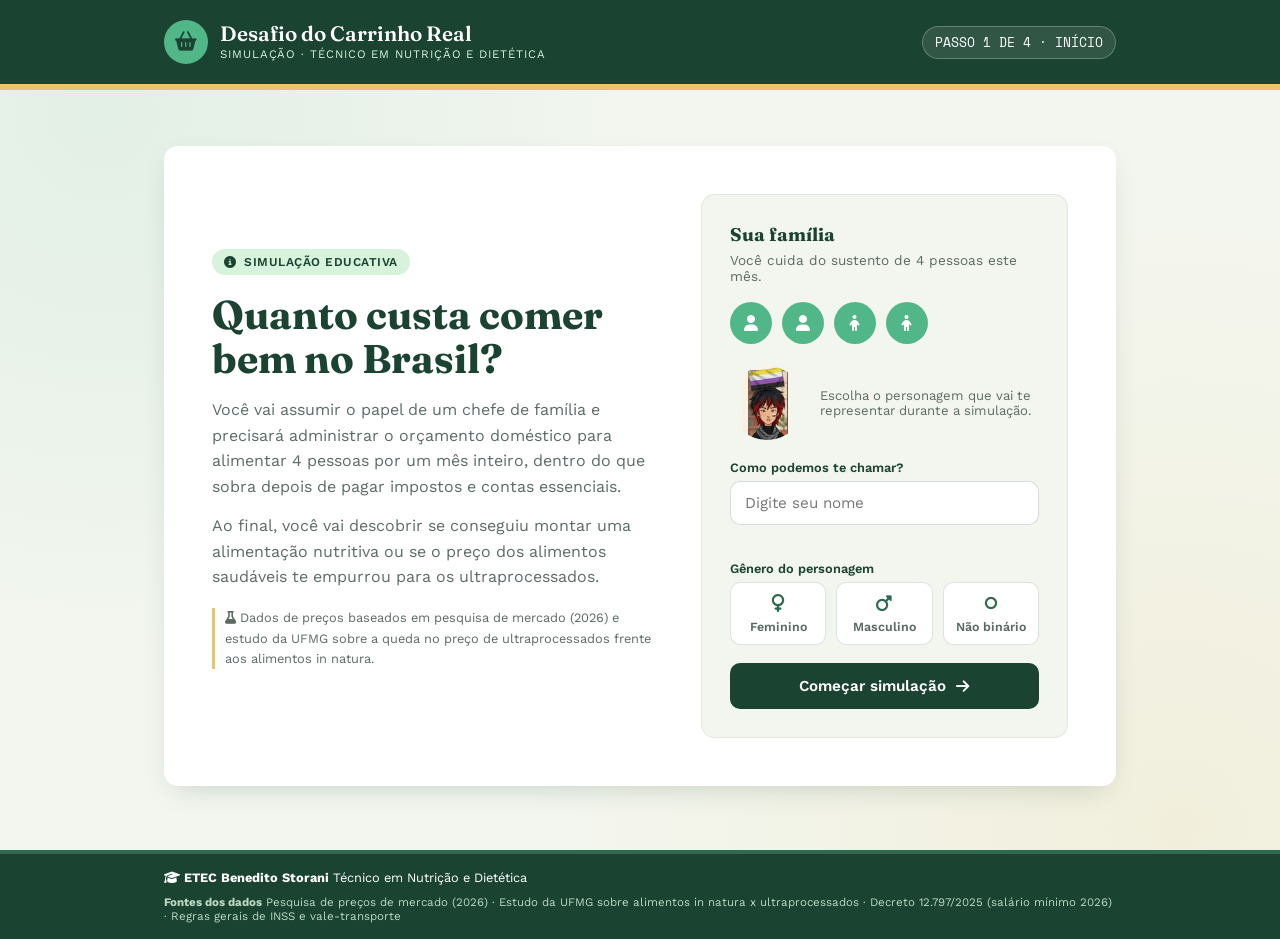
<file: index.html>
<!DOCTYPE html>
<html lang="pt-BR">

<head>
    <meta charset="UTF-8">
    <meta name="viewport" content="width=device-width, initial-scale=1.0">
    <title>O Desafio do Carrinho Real</title>
    <link rel="stylesheet" href="css/inicialstyle.css">
    <link rel="stylesheet" href="css/inicialheader.css">
    <link rel="stylesheet" href="css/inicialhome.css">
    <link rel="stylesheet" href="https://cdnjs.cloudflare.com/ajax/libs/font-awesome/6.5.1/css/all.min.css">
</head>

<body>

    <header class="topo">
        <div class="container">
            <div class="marca">
                <div class="icone-marca"><i class="fa-solid fa-basket-shopping"></i></div>
                <div>
                    <h1>Desafio do Carrinho Real</h1>
                    <span>Simulação · Técnico em Nutrição e Dietética</span>
                </div>
            </div>
            <span class="passo">PASSO 1 DE 4 · INÍCIO</span>
        </div>
    </header>

    <main class="inicio">
        <div class="container">
            <div class="cartao-boas-vindas">

                <div class="texto-intro">
                    <span class="selo"><i class="fa-solid fa-circle-info"></i> Simulação educativa</span>
                    <h2>Quanto custa comer bem no Brasil?</h2>
                    <p>Você vai assumir o papel de um chefe de família e precisará administrar o orçamento
                        doméstico para alimentar 4 pessoas por um mês inteiro, dentro do que sobra depois de
                        pagar impostos e contas essenciais.</p>
                    <p>Ao final, você vai descobrir se conseguiu montar uma alimentação nutritiva ou se
                        o preço dos alimentos saudáveis te empurrou para os ultraprocessados.</p>
                    <p class="fonte-dado"><i class="fa-solid fa-flask"></i> Dados de preços baseados em
                        pesquisa de mercado (2026) e estudo da UFMG sobre a queda no preço de ultraprocessados
                        frente aos alimentos in natura.</p>
                </div>

                <div class="painel-familia">
                    <h3>Sua família</h3>
                    <p>Você cuida do sustento de 4 pessoas este mês.</p>
                    <div class="familia-icones">
                        <div class="membro"><i class="fa-solid fa-user"></i></div>
                        <div class="membro"><i class="fa-solid fa-user"></i></div>
                        <div class="membro"><i class="fa-solid fa-child"></i></div>
                        <div class="membro"><i class="fa-solid fa-child"></i></div>
                    </div>

                    <div class="linha-mascote-selecao">
                        <div id="mascote-caixa"></div>
                        <p style="font-size:0.82rem; color:var(--tinta-suave); margin:0;">
                            Escolha o personagem que vai te representar durante a simulação.
                        </p>
                    </div>

                    <form id="form-inicio">
                        <div class="campo">
                            <label for="nome-jogador">Como podemos te chamar?</label>
                            <input type="text" id="nome-jogador" placeholder="Digite seu nome" autocomplete="off">
                        </div>
                        <div class="aviso-nome" id="aviso-nome"></div>

                        <div class="campo">
                            <label>Gênero do personagem</label>
                            <div class="opcoes-genero" id="opcoes-genero">
                                <button type="button" class="opcao-genero" data-genero="feminino">
                                    <i class="fa-solid fa-venus"></i> Feminino
                                    <span class="marca-selecionada"><i class="fa-solid fa-circle-check"></i></span>
                                </button>
                                <button type="button" class="opcao-genero" data-genero="masculino">
                                    <i class="fa-solid fa-mars"></i> Masculino
                                    <span class="marca-selecionada"><i class="fa-solid fa-circle-check"></i></span>
                                </button>
                                <button type="button" class="opcao-genero" data-genero="nao-binario">
                                    <i class="fa-solid fa-genderless"></i> Não binário
                                    <span class="marca-selecionada"><i class="fa-solid fa-circle-check"></i></span>
                                </button>
                            </div>
                        </div>

                        <button type="submit" class="btn-primario">
                            Começar simulação <i class="fa-solid fa-arrow-right"></i>
                        </button>
                    </form>
                </div>

            </div>
        </div>
    </main>

    <footer class="rodape-jogo">
        <div class="container rodape-conteudo">
            <div class="rodape-escola">
                <span class="icone-rodape"><i class="fa-solid fa-graduation-cap"></i></span>
                <span class="textos-rodape">
                    <strong>ETEC Benedito Storani</strong>
                    <span>Técnico em Nutrição e Dietética</span>
                </span>
            </div>
            <p class="rodape-fontes">
                <strong>Fontes dos dados</strong>
                Pesquisa de preços de mercado (2026) · Estudo da UFMG sobre alimentos in natura x ultraprocessados ·
                Decreto 12.797/2025 (salário mínimo 2026) · Regras gerais de INSS e vale-transporte
            </p>
        </div>
    </footer>

    <script src="script/mascote.js"></script>
    <script src="script/inicial.js"></script>

    <audio src="midia/inicio.mp3" autoplay loop></audio>

</body>

</html>
</file>
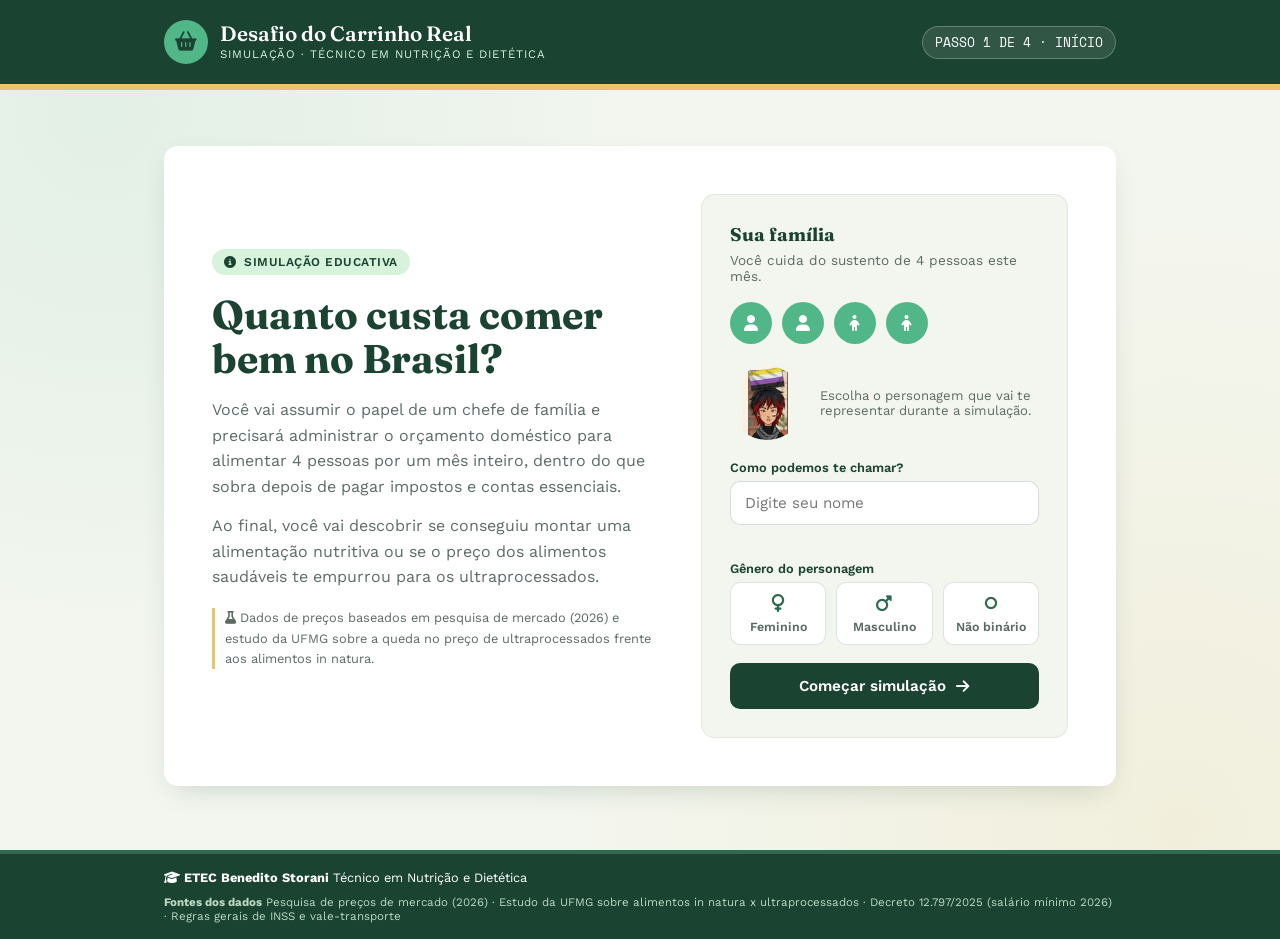
<file: final.html>
<!DOCTYPE html>
<html lang="pt-BR">

<head>
    <meta charset="UTF-8">
    <meta name="viewport" content="width=device-width, initial-scale=1.0">
    <title>Resultado · O Desafio do Carrinho Real</title>
    <link rel="stylesheet" href="css/finalstyle.css">
    <link rel="stylesheet" href="css/finalheader.css">
    <link rel="stylesheet" href="css/finalhome.css">
    <link rel="stylesheet" href="https://cdnjs.cloudflare.com/ajax/libs/font-awesome/6.5.1/css/all.min.css">
</head>

<body>

    <header class="topo">
        <div class="container">
            <div class="marca">
                <div class="icone-marca"><i class="fa-solid fa-basket-shopping"></i></div>
                <div>
                    <h1>Desafio do Carrinho Real</h1>
                    <span>Simulação · Técnico em Nutrição e Dietética</span>
                </div>
            </div>
            <span class="passo">PASSO 4 DE 4 · RESULTADO</span>
        </div>
    </header>

    <main class="final">
        <div class="container">
            <div class="cartao-resultado">

                <div class="faixa-game-over">
                    <span class="rotulo-fim">Fim de jogo</span>
                    <h1 class="titulo-game-over">GAME OVER</h1>
                </div>

                <div class="topo-resultado">
                    <div id="mascote-caixa"></div>
                    <div>
                        <span class="selo-status" id="selo-status">
                            <i class="fa-solid fa-flag-checkered"></i> Simulação concluída
                        </span>
                        <h2 id="titulo-resultado">Fim de mês</h2>
                    </div>
                </div>

                <p class="mensagem-principal" id="mensagem-principal"></p>

                <div class="grade-numeros">
                    <div class="numero-card">
                        <span>Gasto no mês</span>
                        <strong id="num-gasto">R$ 0,00</strong>
                    </div>
                    <div class="numero-card">
                        <span>Saldo restante</span>
                        <strong id="num-saldo">R$ 0,00</strong>
                    </div>
                    <div class="numero-card risco">
                        <span>Fatores de risco</span>
                        <strong id="num-risco">0</strong>
                    </div>
                </div>

                <div class="barra-composicao">
                    <h3>Composição do seu carrinho</h3>
                    <div class="trilho-barra">
                        <div class="fatia-natural" id="fatia-natural"></div>
                        <div class="fatia-processado" id="fatia-processado"></div>
                        <div class="fatia-ultra" id="fatia-ultra"></div>
                    </div>
                    <div class="legenda-barra">
                        <span><i class="pontinho natural"></i> In natura</span>
                        <span><i class="pontinho processado"></i> Processado</span>
                        <span><i class="pontinho ultra"></i> Ultraprocessado</span>
                    </div>
                </div>

                <div class="lista-faltando" id="bloco-grupos-faltando" style="display:none;">
                    <h3><i class="fa-solid fa-triangle-exclamation"></i> Grupos alimentares que ficaram de fora da cesta
                    </h3>
                    <ul id="lista-grupos-faltando"></ul>
                </div>

                <div class="lista-faltando" id="bloco-faltando" style="display:none;">
                    <h3><i class="fa-solid fa-circle-exclamation"></i> Itens com quantidade abaixo do recomendado</h3>
                    <ul id="lista-faltando"></ul>
                </div>

                <div class="lista-carrinho-final">
                    <h3>O que foi para a sua cesta</h3>
                    <div id="lista-itens-final"></div>
                </div>

                <p class="nota-fonte">
                    <i class="fa-solid fa-flask"></i>
                    Simulação baseada em dados de pesquisa de mercado (2026), no salário mínimo nacional
                    (Decreto 12.797/2025) e em estudo da UFMG sobre a queda no preço de alimentos
                    ultraprocessados frente à estabilidade (ou alta) no preço dos alimentos in natura no Brasil.
                </p>

                <a href="index.html" class="btn-primario">
                    <i class="fa-solid fa-rotate-right"></i> Jogar novamente
                </a>

            </div>
        </div>
    </main>

    <footer class="rodape-jogo">
        <div class="container rodape-conteudo">
            <div class="rodape-escola">
                <span class="icone-rodape"><i class="fa-solid fa-graduation-cap"></i></span>
                <span class="textos-rodape">
                    <strong>ETEC Benedito Storani</strong>
                    <span>Técnico em Nutrição e Dietética</span>
                </span>
            </div>
            <p class="rodape-fontes">
                <strong>Fontes dos dados</strong>
                Pesquisa de preços de mercado (2026) · Estudo da UFMG sobre alimentos in natura x ultraprocessados ·
                Decreto 12.797/2025 (salário mínimo 2026) · Regras gerais de INSS e vale-transporte
            </p>
        </div>
    </footer>

    <script src="script/mascote.js"></script>
    <script src="script/final.js"></script>
    <audio src="midia/game over.mp3" autoplay></audio></h1>


</body>

</html>
</file>
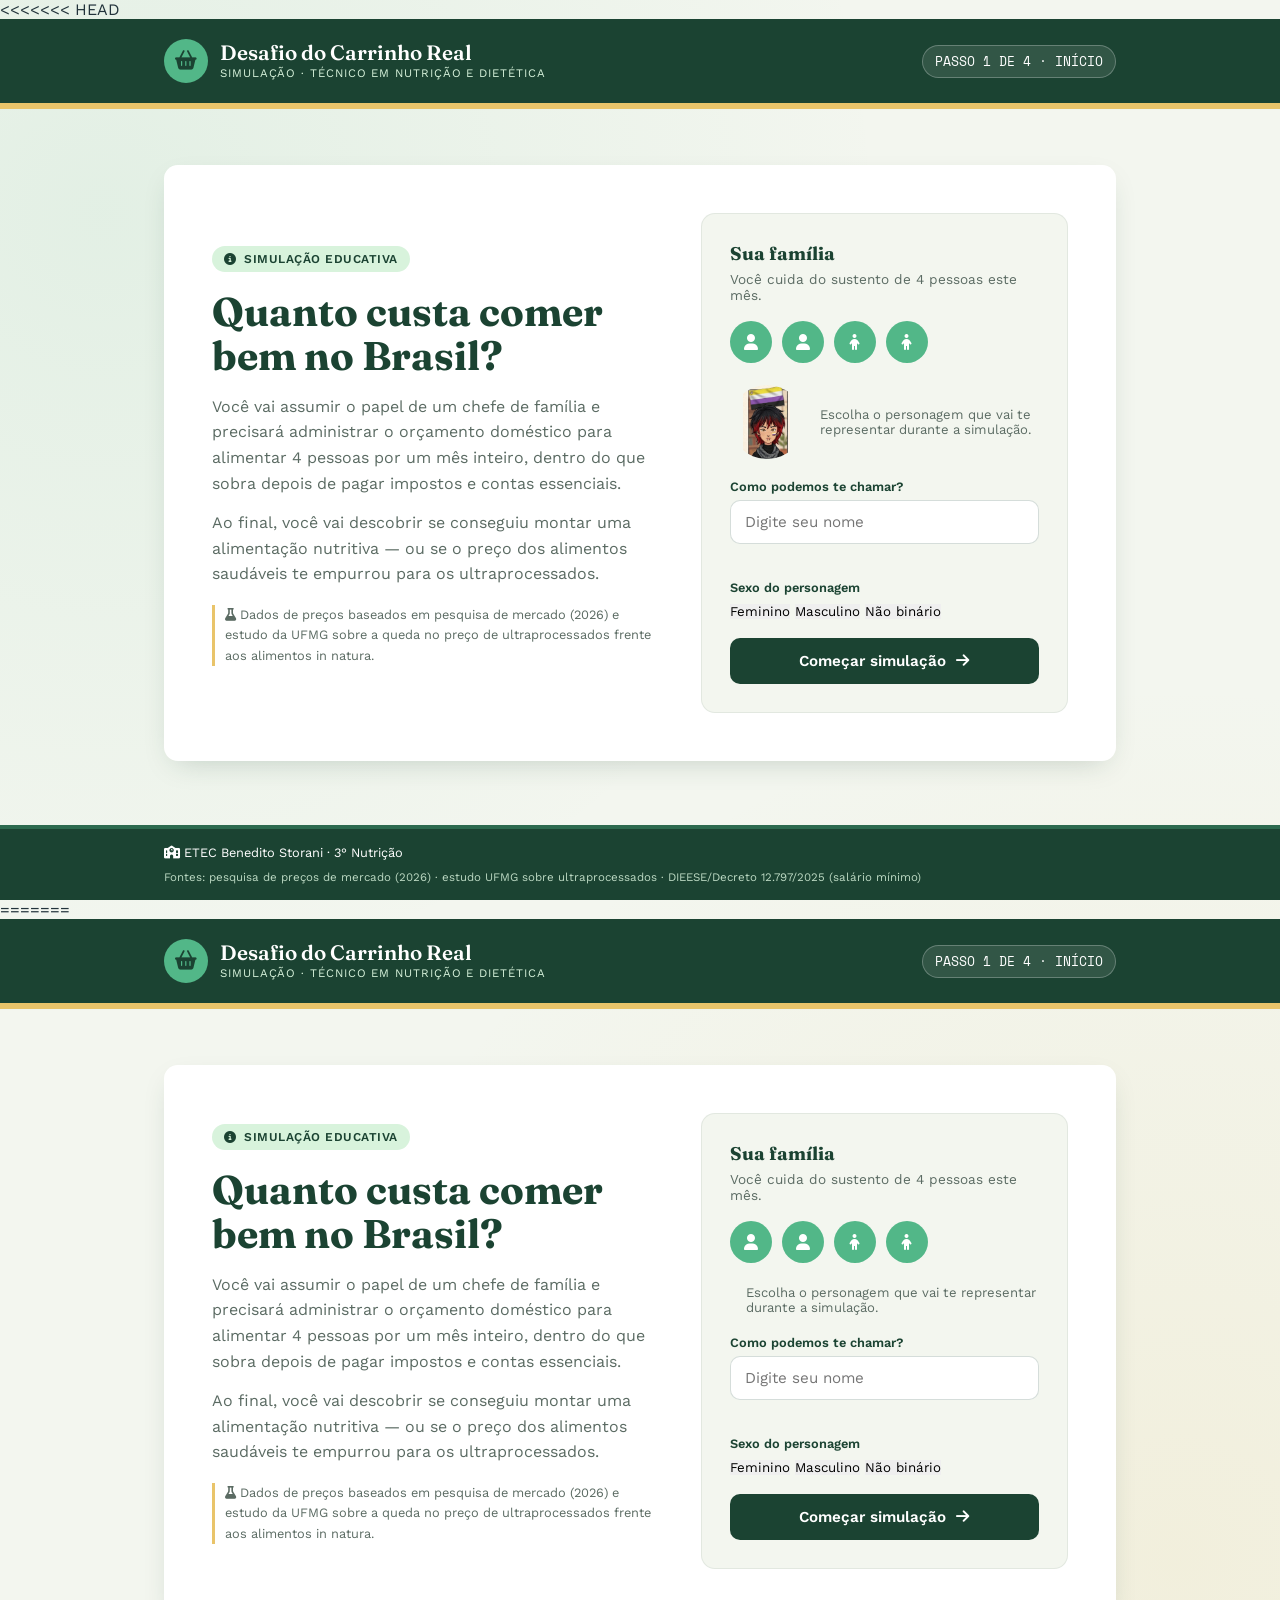
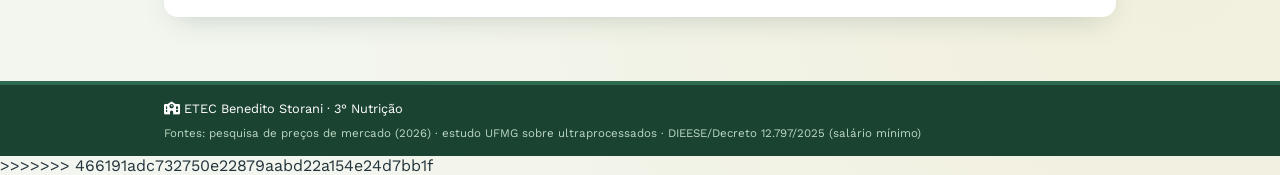
<file: inicial.html>
<<<<<<< HEAD
<!DOCTYPE html>
<html lang="pt-BR">

<head>
    <meta charset="UTF-8">
    <meta name="viewport" content="width=device-width, initial-scale=1.0">
    <title>O Desafio do Carrinho Real</title>
    <link rel="stylesheet" href="css/inicialstyle.css">
    <link rel="stylesheet" href="css/inicialheader.css">
    <link rel="stylesheet" href="css/inicialhome.css">
    <link rel="stylesheet" href="https://cdnjs.cloudflare.com/ajax/libs/font-awesome/6.5.1/css/all.min.css">
</head>

<body>

    <header class="topo">
        <div class="container">
            <div class="marca">
                <div class="icone-marca"><i class="fa-solid fa-basket-shopping"></i></div>
                <div>
                    <h1>Desafio do Carrinho Real</h1>
                    <span>Simulação · Técnico em Nutrição e Dietética</span>
                </div>
            </div>
            <span class="passo">PASSO 1 DE 4 · INÍCIO</span>
        </div>
    </header>

    <main class="inicio">
        <div class="container">
            <div class="cartao-boas-vindas">

                <div class="texto-intro">
                    <span class="selo"><i class="fa-solid fa-circle-info"></i> Simulação educativa</span>
                    <h2>Quanto custa comer bem no Brasil?</h2>
                    <p>Você vai assumir o papel de um chefe de família e precisará administrar o orçamento
                        doméstico para alimentar 4 pessoas por um mês inteiro, dentro do que sobra depois de
                        pagar impostos e contas essenciais.</p>
                    <p>Ao final, você vai descobrir se conseguiu montar uma alimentação nutritiva — ou se
                        o preço dos alimentos saudáveis te empurrou para os ultraprocessados.</p>
                    <p class="fonte-dado"><i class="fa-solid fa-flask"></i> Dados de preços baseados em
                        pesquisa de mercado (2026) e estudo da UFMG sobre a queda no preço de ultraprocessados
                        frente aos alimentos in natura.</p>
                </div>

                <div class="painel-familia">
                    <h3>Sua família</h3>
                    <p>Você cuida do sustento de 4 pessoas este mês.</p>
                    <div class="familia-icones">
                        <div class="membro"><i class="fa-solid fa-user"></i></div>
                        <div class="membro"><i class="fa-solid fa-user"></i></div>
                        <div class="membro"><i class="fa-solid fa-child"></i></div>
                        <div class="membro"><i class="fa-solid fa-child"></i></div>
                    </div>

                    <div class="linha-mascote-selecao">
                        <div id="mascote-caixa"></div>
                        <p style="font-size:0.82rem; color:var(--tinta-suave); margin:0;">
                            Escolha o personagem que vai te representar durante a simulação.
                        </p>
                    </div>

                    <form id="form-inicio">
                        <div class="campo">
                            <label for="nome-jogador">Como podemos te chamar?</label>
                            <input type="text" id="nome-jogador" placeholder="Digite seu nome" autocomplete="off">
                        </div>
                        <div class="aviso-nome" id="aviso-nome"></div>

                        <div class="campo">
                            <label>Sexo do personagem</label>
                            <div class="opcoes-sexo" id="opcoes-sexo">
                                <button type="button" class="opcao-sexo" data-sexo="feminino">Feminino</button>
                                <button type="button" class="opcao-sexo" data-sexo="masculino">Masculino</button>
                                <button type="button" class="opcao-sexo" data-sexo="nao-binario">Não binário</button>
                            </div>
                        </div>

                        <button type="submit" class="btn-primario">
                            Começar simulação <i class="fa-solid fa-arrow-right"></i>
                        </button>
                    </form>
                </div>

            </div>
        </div>
    </main>

    <footer class="rodape-jogo">
        <div class="container rodape-conteudo">
            <span><i class="fa-solid fa-school"></i> ETEC Benedito Storani · 3° Nutrição</span>
            <span class="rodape-fontes">Fontes: pesquisa de preços de mercado (2026) · estudo UFMG sobre
                ultraprocessados · DIEESE/Decreto 12.797/2025 (salário mínimo)</span>
        </div>
    </footer>

    <script src="script/mascote.js"></script>
    <script src="script/inicial.js"></script>
</body>

=======
<!DOCTYPE html>
<html lang="pt-BR">

<head>
    <meta charset="UTF-8">
    <meta name="viewport" content="width=device-width, initial-scale=1.0">
    <title>O Desafio do Carrinho Real</title>
    <link rel="stylesheet" href="css/inicialstyle.css">
    <link rel="stylesheet" href="css/inicialheader.css">
    <link rel="stylesheet" href="css/inicialhome.css">
    <link rel="stylesheet" href="https://cdnjs.cloudflare.com/ajax/libs/font-awesome/6.5.1/css/all.min.css">
</head>

<body>

    <header class="topo">
        <div class="container">
            <div class="marca">
                <div class="icone-marca"><i class="fa-solid fa-basket-shopping"></i></div>
                <div>
                    <h1>Desafio do Carrinho Real</h1>
                    <span>Simulação · Técnico em Nutrição e Dietética</span>
                </div>
            </div>
            <span class="passo">PASSO 1 DE 4 · INÍCIO</span>
        </div>
    </header>

    <main class="inicio">
        <div class="container">
            <div class="cartao-boas-vindas">

                <div class="texto-intro">
                    <span class="selo"><i class="fa-solid fa-circle-info"></i> Simulação educativa</span>
                    <h2>Quanto custa comer bem no Brasil?</h2>
                    <p>Você vai assumir o papel de um chefe de família e precisará administrar o orçamento
                        doméstico para alimentar 4 pessoas por um mês inteiro, dentro do que sobra depois de
                        pagar impostos e contas essenciais.</p>
                    <p>Ao final, você vai descobrir se conseguiu montar uma alimentação nutritiva — ou se
                        o preço dos alimentos saudáveis te empurrou para os ultraprocessados.</p>
                    <p class="fonte-dado"><i class="fa-solid fa-flask"></i> Dados de preços baseados em
                        pesquisa de mercado (2026) e estudo da UFMG sobre a queda no preço de ultraprocessados
                        frente aos alimentos in natura.</p>
                </div>

                <div class="painel-familia">
                    <h3>Sua família</h3>
                    <p>Você cuida do sustento de 4 pessoas este mês.</p>
                    <div class="familia-icones">
                        <div class="membro"><i class="fa-solid fa-user"></i></div>
                        <div class="membro"><i class="fa-solid fa-user"></i></div>
                        <div class="membro"><i class="fa-solid fa-child"></i></div>
                        <div class="membro"><i class="fa-solid fa-child"></i></div>
                    </div>

                    <div class="linha-mascote-selecao">
                        <div id="mascote-caixa"></div>
                        <p style="font-size:0.82rem; color:var(--tinta-suave); margin:0;">
                            Escolha o personagem que vai te representar durante a simulação.
                        </p>
                    </div>

                    <form id="form-inicio">
                        <div class="campo">
                            <label for="nome-jogador">Como podemos te chamar?</label>
                            <input type="text" id="nome-jogador" placeholder="Digite seu nome" autocomplete="off">
                        </div>
                        <div class="aviso-nome" id="aviso-nome"></div>

                        <div class="campo">
                            <label>Sexo do personagem</label>
                            <div class="opcoes-sexo" id="opcoes-sexo">
                                <button type="button" class="opcao-sexo" data-sexo="feminino">Feminino</button>
                                <button type="button" class="opcao-sexo" data-sexo="masculino">Masculino</button>
                                <button type="button" class="opcao-sexo" data-sexo="nao-binario">Não binário</button>
                            </div>
                        </div>

                        <button type="submit" class="btn-primario">
                            Começar simulação <i class="fa-solid fa-arrow-right"></i>
                        </button>
                    </form>
                </div>

            </div>
        </div>
    </main>

    <footer class="rodape-jogo">
        <div class="container rodape-conteudo">
            <span><i class="fa-solid fa-school"></i> ETEC Benedito Storani · 3° Nutrição</span>
            <span class="rodape-fontes">Fontes: pesquisa de preços de mercado (2026) · estudo UFMG sobre
                ultraprocessados · DIEESE/Decreto 12.797/2025 (salário mínimo)</span>
        </div>
    </footer>

    <script src="script/mascote.js"></script>
    <script src="script/inicial.js"></script>
</body>

>>>>>>> 466191adc732750e22879aabd22a154e24d7bb1f
</html>
</file>
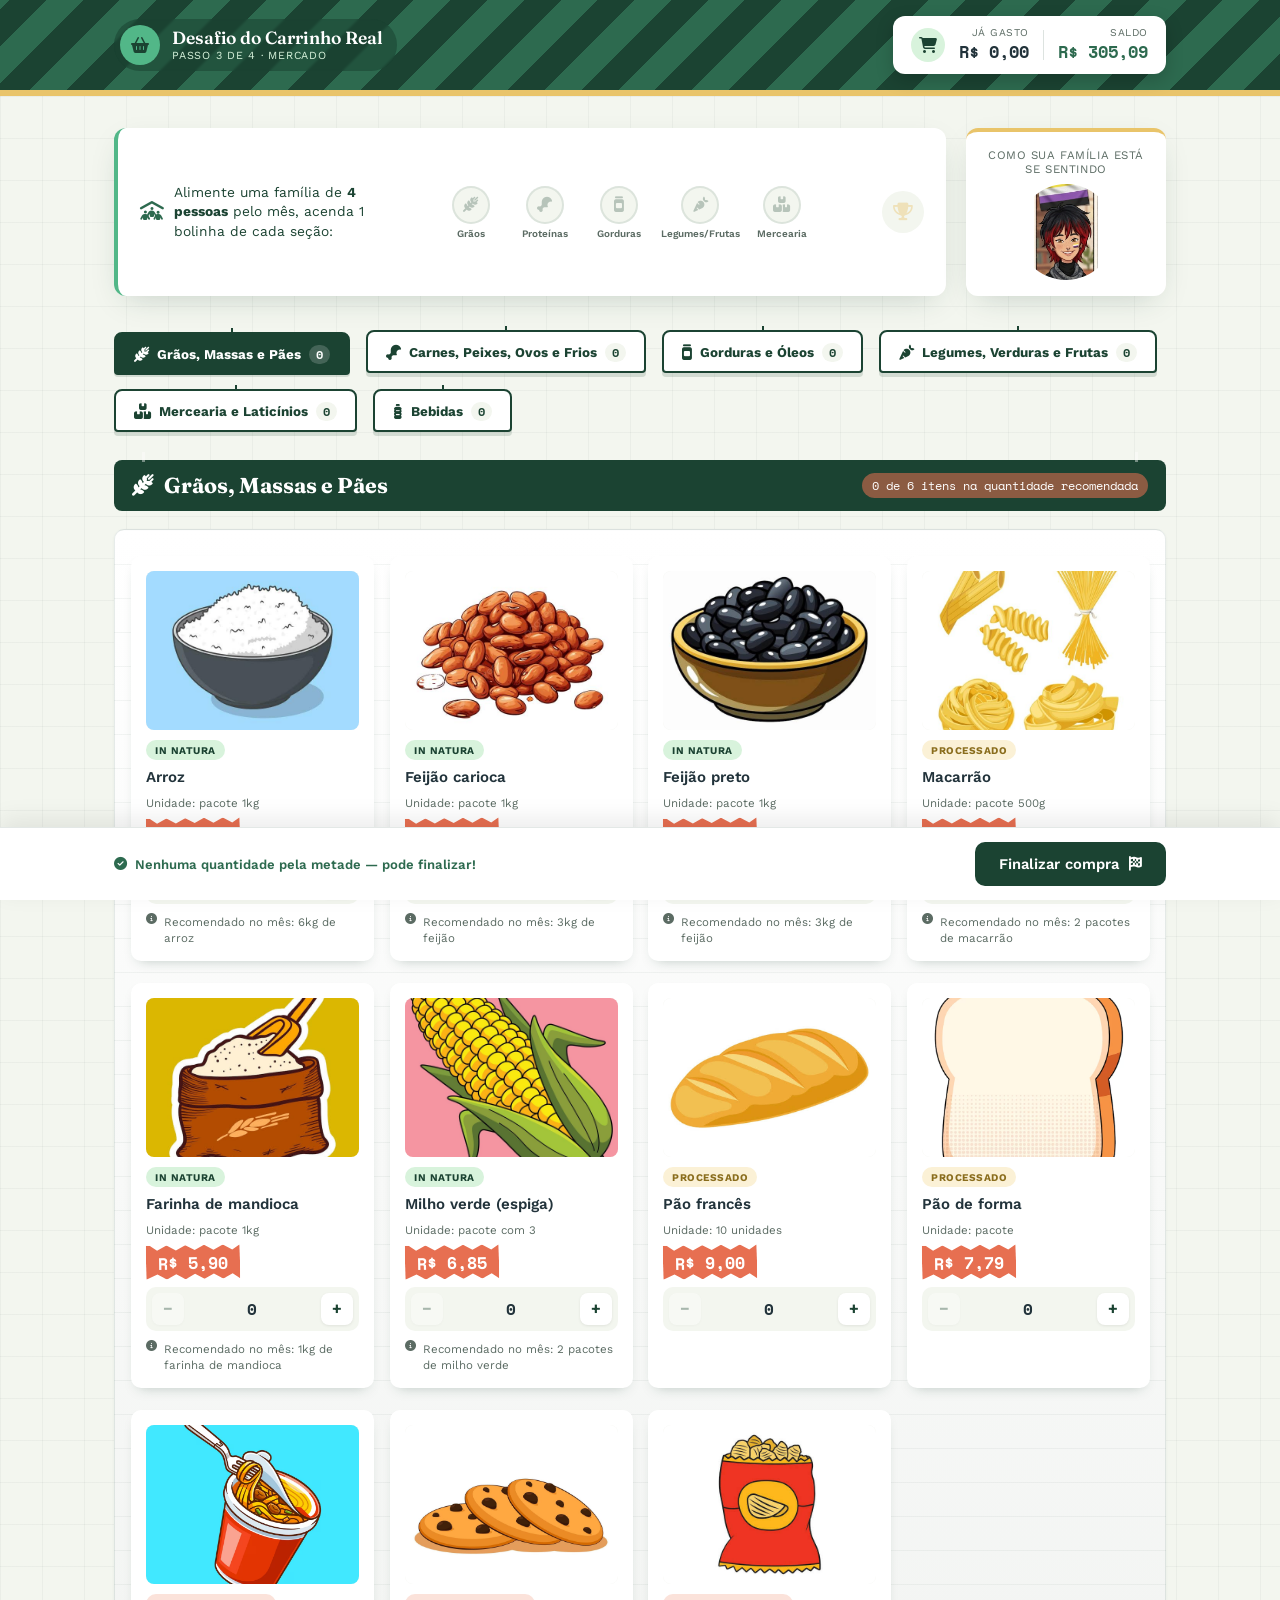
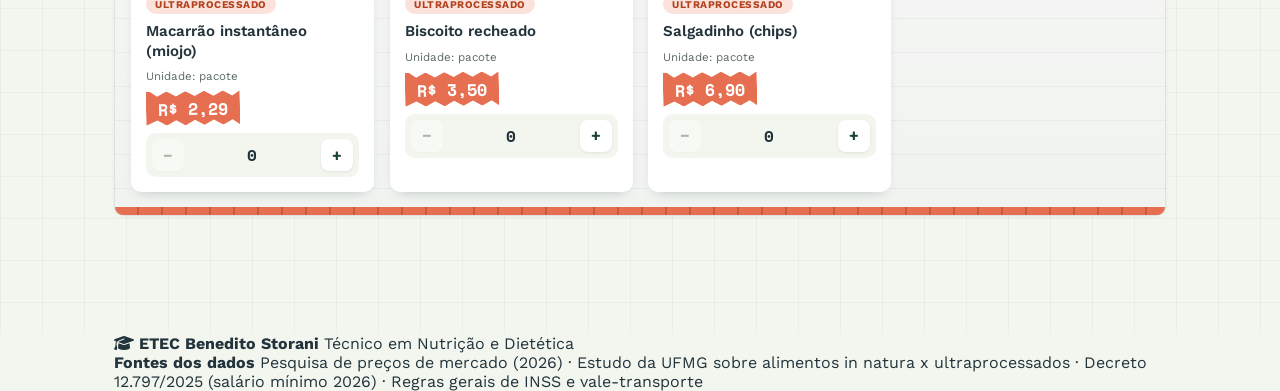
<file: mercado.html>
<!DOCTYPE html>
<html lang="pt-BR">

<head>
    <meta charset="UTF-8">
    <meta name="viewport" content="width=device-width, initial-scale=1.0">
    <title>Mercado · O Desafio do Carrinho Real</title>
    <link rel="stylesheet" href="css/mercadostyle.css">
    <link rel="stylesheet" href="css/mercadoheader.css">
    <link rel="stylesheet" href="css/mercadohome.css">
    <link rel="stylesheet" href="https://cdnjs.cloudflare.com/ajax/libs/font-awesome/6.5.1/css/all.min.css">
</head>

<body>

    <header class="topo">
        <div class="container">
            <div class="marca">
                <div class="icone-marca"><i class="fa-solid fa-basket-shopping"></i></div>
                <div>
                    <h1>Desafio do Carrinho Real</h1>
                    <span>Passo 3 de 4 · Mercado</span>
                </div>
            </div>

            <div class="recibo-flutuante">
                <div class="icone-cesta"><i class="fa-solid fa-cart-shopping"></i></div>
                <div class="bloco">
                    <span>Já gasto</span>
                    <strong id="valor-gasto">R$ 0,00</strong>
                </div>
                <div class="divisor"></div>
                <div class="bloco">
                    <span>Saldo</span>
                    <strong id="saldo-restante" class="ok">R$ 0,00</strong>
                </div>
            </div>
        </div>
    </header>

    <main class="mercado">
        <div class="container">

            <div class="grade-topo-mercado">
                <div class="cartao-progresso">
                    <div class="cartao-progresso-texto">
                        <i class="fa-solid fa-people-roof"></i>
                        <span>Alimente uma família de <strong>4 pessoas</strong> pelo mês, acenda 1 bolinha de cada
                            seção:</span>
                    </div>
                    <div class="trilha-badges" id="trilha-badges">
                        <div class="badge-grupo" data-grupo="graos-carboidratos">
                            <div class="badge-icone"><i class="fa-solid fa-wheat-awn"></i></div>
                            <span>Grãos</span>
                        </div>
                        <div class="badge-grupo" data-grupo="proteinas">
                            <div class="badge-icone"><i class="fa-solid fa-drumstick-bite"></i></div>
                            <span>Proteínas</span>
                        </div>
                        <div class="badge-grupo" data-grupo="gorduras">
                            <div class="badge-icone"><i class="fa-solid fa-jar"></i></div>
                            <span>Gorduras</span>
                        </div>
                        <div class="badge-grupo" data-grupo="legumes-frutas">
                            <div class="badge-icone"><i class="fa-solid fa-carrot"></i></div>
                            <span>Legumes/Frutas</span>
                        </div>
                        <div class="badge-grupo" data-grupo="mercearia">
                            <div class="badge-icone"><i class="fa-solid fa-boxes-stacked"></i></div>
                            <span>Mercearia</span>
                        </div>
                    </div>
                    <div class="trilha-trofeu" id="trilha-trofeu"><i class="fa-solid fa-trophy"></i></div>
                </div>

                <div class="mascote-lateral">
                    <span class="rotulo-mascote">Como sua família está se sentindo</span>
                    <div id="mascote-caixa"></div>
                </div>
            </div>

            <nav class="abas-secoes" id="abas-secoes"></nav>

            <div id="secoes-mercado"></div>

        </div>
    </main>

    <div class="rodape-finalizar">
        <div class="container">
            <span class="aviso-minimo" id="aviso-minimo"></span>
            <button class="btn-finalizar" id="btn-finalizar">
                Finalizar compra <i class="fa-solid fa-flag-checkered"></i>
            </button>
        </div>
    </div>

    <footer class="rodape-jogo">
        <div class="container rodape-conteudo">
            <div class="rodape-escola">
                <span class="icone-rodape"><i class="fa-solid fa-graduation-cap"></i></span>
                <span class="textos-rodape">
                    <strong>ETEC Benedito Storani</strong>
                    <span>Técnico em Nutrição e Dietética</span>
                </span>
            </div>
            <p class="rodape-fontes">
                <strong>Fontes dos dados</strong>
                Pesquisa de preços de mercado (2026) · Estudo da UFMG sobre alimentos in natura x ultraprocessados ·
                Decreto 12.797/2025 (salário mínimo 2026) · Regras gerais de INSS e vale-transporte
            </p>
        </div>
    </footer>

    <script src="script/mascote.js"></script>
    <script src="script/mercado.js"></script>
    <audio src="midia/inicio.mp3" autoplay loop></audio>

</body>

</html>
</file>
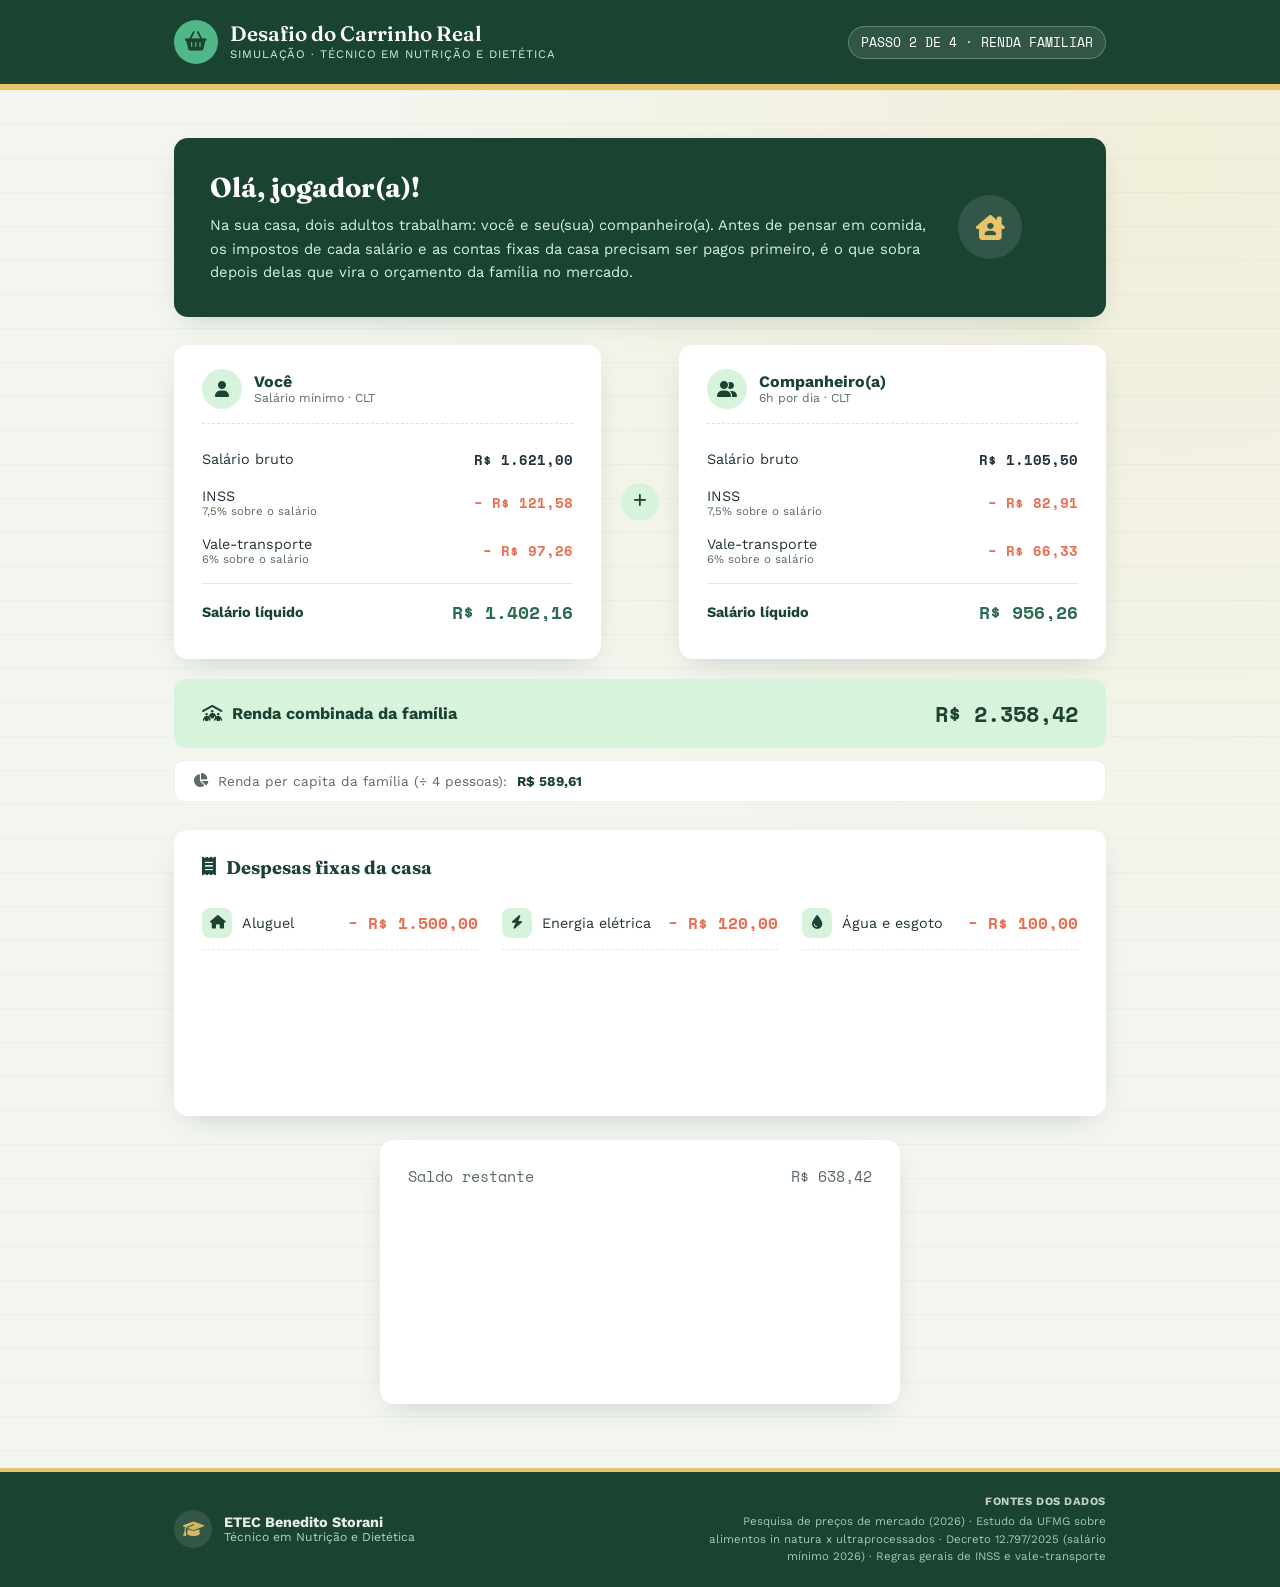
<file: salario.html>
<!DOCTYPE html>
<html lang="pt-BR">

<head>
    <meta charset="UTF-8">
    <meta name="viewport" content="width=device-width, initial-scale=1.0">
    <title>Sua Renda Familiar · O Desafio do Carrinho Real</title>
    <link rel="stylesheet" href="css/salariostyle.css">
    <link rel="stylesheet" href="css/salarioheader.css">
    <link rel="stylesheet" href="css/salariohome.css">
    <link rel="stylesheet" href="https://cdnjs.cloudflare.com/ajax/libs/font-awesome/6.5.1/css/all.min.css">
</head>

<body>

    <header class="topo">
        <div class="container">
            <div class="marca">
                <div class="icone-marca"><i class="fa-solid fa-basket-shopping"></i></div>
                <div>
                    <h1>Desafio do Carrinho Real</h1>
                    <span>Simulação · Técnico em Nutrição e Dietética</span>
                </div>
            </div>
            <span class="passo">PASSO 2 DE 4 · RENDA FAMILIAR</span>
        </div>
    </header>

    <main class="salario">
        <div class="container">

            <div class="faixa-saudacao">
                <div class="faixa-saudacao-texto">
                    <h2 id="titulo-saudacao">Olá!</h2>
                    <p>Na sua casa, dois adultos trabalham: você e seu(sua) companheiro(a). Antes de pensar
                        em comida, os impostos de cada salário e as contas fixas da casa precisam ser pagos
                        primeiro, é o que sobra depois delas que vira o orçamento da família no mercado.</p>
                </div>
                <div class="faixa-saudacao-icone"><i class="fa-solid fa-house-chimney-user"></i></div>
            </div>

            <div class="grade-rendas">
                <div class="cartao-renda">
                    <div class="cartao-renda-cabecalho">
                        <span class="icone-pessoa"><i class="fa-solid fa-user"></i></span>
                        <div>
                            <strong>Você</strong>
                            <span>Salário mínimo · CLT</span>
                        </div>
                    </div>
                    <div class="linha-renda">
                        <span class="rotulo-renda">Salário bruto</span>
                        <strong>R$ 1.621,00</strong>
                    </div>
                    <div class="linha-renda linha-renda--desconto">
                        <span class="rotulo-renda">INSS<small>7,5% sobre o salário</small></span>
                        <strong>− R$ 121,58</strong>
                    </div>
                    <div class="linha-renda linha-renda--desconto">
                        <span class="rotulo-renda">Vale-transporte<small>6% sobre o salário</small></span>
                        <strong>− R$ 97,26</strong>
                    </div>
                    <div class="linha-renda linha-renda--liquido">
                        <span class="rotulo-renda">Salário líquido</span>
                        <strong>R$ 1.402,16</strong>
                    </div>
                </div>

                <div class="icone-mais"><i class="fa-solid fa-plus"></i></div>

                <div class="cartao-renda">
                    <div class="cartao-renda-cabecalho">
                        <span class="icone-pessoa"><i class="fa-solid fa-user-group"></i></span>
                        <div>
                            <strong>Companheiro(a)</strong>
                            <span>6h por dia · CLT</span>
                        </div>
                    </div>
                    <div class="linha-renda">
                        <span class="rotulo-renda">Salário bruto</span>
                        <strong>R$ 1.105,50</strong>
                    </div>
                    <div class="linha-renda linha-renda--desconto">
                        <span class="rotulo-renda">INSS<small>7,5% sobre o salário</small></span>
                        <strong>− R$ 82,91</strong>
                    </div>
                    <div class="linha-renda linha-renda--desconto">
                        <span class="rotulo-renda">Vale-transporte<small>6% sobre o salário</small></span>
                        <strong>− R$ 66,33</strong>
                    </div>
                    <div class="linha-renda linha-renda--liquido">
                        <span class="rotulo-renda">Salário líquido</span>
                        <strong>R$ 956,26</strong>
                    </div>
                </div>
            </div>

            <div class="cartao-renda-combinada">
                <span><i class="fa-solid fa-people-roof"></i> Renda combinada da família</span>
                <strong>R$ 2.358,42</strong>
            </div>
            <p class="nota-per-capita">
                <i class="fa-solid fa-chart-pie"></i> Renda per capita da família (÷ 4 pessoas): <strong>R$
                    589,61</strong>
            </p>

            <div class="cartao-despesas">
                <h3><i class="fa-solid fa-receipt"></i> Despesas fixas da casa</h3>
                <div id="lista-despesas" class="grade-despesas">
                    <div class="item-recibo" data-valor="1500">
                        <span class="rotulo"><i class="fa-solid fa-house"></i> <span
                                class="textos">Aluguel</span></span>
                        <span class="valor">− R$ 1.500,00</span>
                    </div>
                    <div class="item-recibo" data-valor="120">
                        <span class="rotulo"><i class="fa-solid fa-bolt"></i> <span class="textos">Energia
                                elétrica</span></span>
                        <span class="valor">− R$ 120,00</span>
                    </div>
                    <div class="item-recibo" data-valor="100">
                        <span class="rotulo"><i class="fa-solid fa-tint"></i> <span class="textos">Água e
                                esgoto</span></span>
                        <span class="valor">− R$ 100,00</span>
                    </div>
                    <div class="item-recibo" data-valor="33.33">
                        <span class="rotulo">
                            <i class="fa-solid fa-fire-burner"></i>
                            <span class="textos">Gás de cozinha<span class="detalhe">R$ 100 ÷ 3 (dura ~3
                                    meses)</span></span>
                        </span>
                        <span class="valor">− R$ 33,33</span>
                    </div>
                    <div class="item-recibo" data-valor="100">
                        <span class="rotulo"><i class="fa-solid fa-wifi"></i> <span class="textos">Plano de
                                internet</span></span>
                        <span class="valor">− R$ 100,00</span>
                    </div>
                    <div class="item-recibo" data-valor="50">
                        <span class="rotulo"><i class="fa-solid fa-spray-can-sparkles"></i> <span
                                class="textos">Produtos de limpeza</span></span>
                        <span class="valor">− R$ 50,00</span>
                    </div>
                    <div class="item-recibo" data-valor="150">
                        <span class="rotulo"><i class="fa-solid fa-pump-soap"></i> <span class="textos">Produtos de
                                higiene</span></span>
                        <span class="valor">− R$ 150,00</span>
                    </div>
                </div>
            </div>

            <div class="faixa-resultado">
                <div class="linha-subtotal">
                    <span>Saldo restante</span>
                    <span id="saldo-parcial">R$ 2.358,42</span>
                </div>

                <div class="resultado-final" id="resultado-final">
                    <span>Valor disponível para alimentação este mês</span>
                    <strong id="valor-alimentacao">R$ 305,09</strong>
                </div>

                <button class="btn-primario" id="btn-ir-mercado">
                    Ir para o mercado <i class="fa-solid fa-cart-shopping"></i>
                </button>
            </div>

        </div>
    </main>

    <footer class="rodape-jogo">
        <div class="container rodape-conteudo">
            <div class="rodape-escola">
                <span class="icone-rodape"><i class="fa-solid fa-graduation-cap"></i></span>
                <span class="textos-rodape">
                    <strong>ETEC Benedito Storani</strong>
                    <span>Técnico em Nutrição e Dietética</span>
                </span>
            </div>
            <p class="rodape-fontes">
                <strong>Fontes dos dados</strong>
                Pesquisa de preços de mercado (2026) · Estudo da UFMG sobre alimentos in natura x ultraprocessados ·
                Decreto 12.797/2025 (salário mínimo 2026) · Regras gerais de INSS e vale-transporte
            </p>
        </div>
    </footer>

    <script src="script/salario.js"></script>
    <audio src="midia/inicio.mp3" autoplay loop></audio>

</body>

</html>
</file>
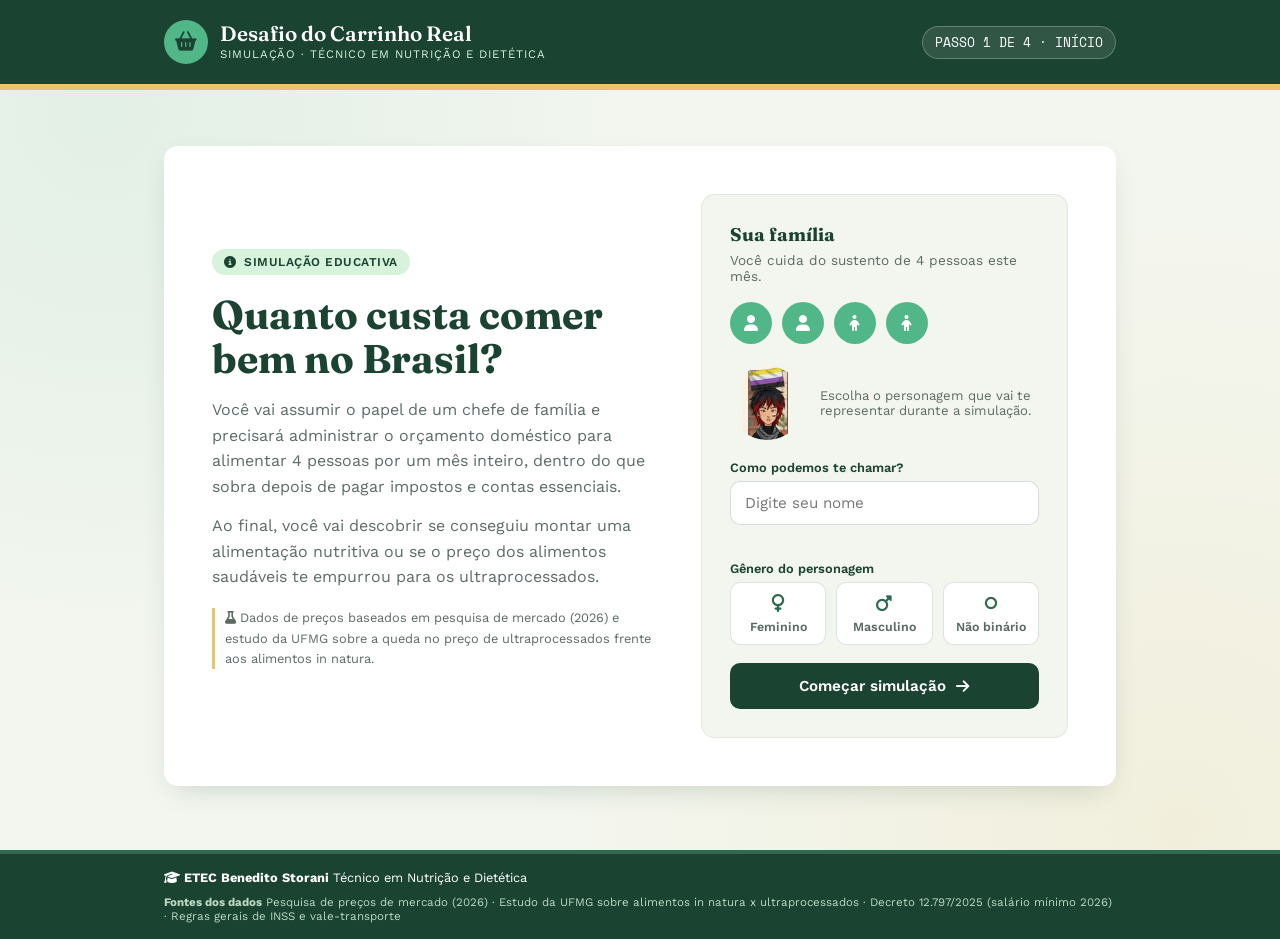
<file: vitoria.html>
<!DOCTYPE html>
<html lang="pt-BR">

<head>
    <meta charset="UTF-8">
    <meta name="viewport" content="width=device-width, initial-scale=1.0">
    <title>Vitória! · O Desafio do Carrinho Real</title>
    <link rel="stylesheet" href="css/vitoriastyle.css">
    <link rel="stylesheet" href="css/vitoriaheader.css">
    <link rel="stylesheet" href="css/vitoriahome.css">
    <link rel="stylesheet" href="https://cdnjs.cloudflare.com/ajax/libs/font-awesome/6.5.1/css/all.min.css">
</head>

<body>

    <header class="topo">
        <div class="container">
            <div class="marca">
                <div class="icone-marca"><i class="fa-solid fa-basket-shopping"></i></div>
                <div>
                    <h1>Desafio do Carrinho Real</h1>
                    <span>Simulação · Técnico em Nutrição e Dietética</span>
                </div>
            </div>
            <span class="passo">PASSO 4 DE 4 · RESULTADO</span>
        </div>
    </header>

    <main class="final">
        <div class="container">
            <div class="cartao-resultado">

                <div class="faixa-game-over">
                    <span class="rotulo-fim">Fim de jogo</span>
                    <h1 class="titulo-game-over">VOCÊ VENCEU!</h1>
                </div>

                <div class="topo-resultado">
                    <div id="mascote-caixa"></div>
                    <div>
                        <span class="selo-status bom" id="selo-status">
                            <i class="fa-solid fa-trophy"></i> Simulação concluída
                        </span>
                        <h2 id="titulo-resultado">Parabéns!</h2>
                    </div>
                </div>

                <p class="mensagem-principal" id="mensagem-principal"></p>

                <div class="grade-numeros">
                    <div class="numero-card">
                        <span>Gasto no mês</span>
                        <strong id="num-gasto">R$ 0,00</strong>
                    </div>
                    <div class="numero-card">
                        <span>Saldo restante</span>
                        <strong id="num-saldo">R$ 0,00</strong>
                    </div>
                    <div class="numero-card">
                        <span>Fatores de risco</span>
                        <strong id="num-risco" style="color:var(--verde-medio);">0</strong>
                    </div>
                </div>

                <div class="barra-composicao">
                    <h3>Composição do seu carrinho</h3>
                    <div class="trilho-barra">
                        <div class="fatia-natural" id="fatia-natural"></div>
                        <div class="fatia-processado" id="fatia-processado"></div>
                        <div class="fatia-ultra" id="fatia-ultra"></div>
                    </div>
                    <div class="legenda-barra">
                        <span><i class="pontinho natural"></i> In natura</span>
                        <span><i class="pontinho processado"></i> Processado</span>
                        <span><i class="pontinho ultra"></i> Ultraprocessado</span>
                    </div>
                </div>

                <div class="lista-faltando" id="bloco-faltando" style="display:none;">
                    <h3><i class="fa-solid fa-lightbulb"></i> Para o mês que vem, tente incluir também</h3>
                    <ul id="lista-faltando"></ul>
                </div>

                <div class="lista-carrinho-final">
                    <h3>O que foi para a sua cesta</h3>
                    <div id="lista-itens-final"></div>
                </div>

                <p class="nota-fonte">
                    <i class="fa-solid fa-flask"></i>
                    Simulação baseada em dados de pesquisa de mercado (2026), no salário mínimo nacional
                    (Decreto 12.797/2025) e em estudo da UFMG sobre a queda no preço de alimentos
                    ultraprocessados frente à estabilidade (ou alta) no preço dos alimentos in natura no Brasil.
                </p>

                <a href="index.html" class="btn-primario">
                    <i class="fa-solid fa-rotate-right"></i> Jogar novamente
                </a>

            </div>
        </div>
    </main>

    <footer class="rodape-jogo">
        <div class="container rodape-conteudo">
            <div class="rodape-escola">
                <span class="icone-rodape"><i class="fa-solid fa-graduation-cap"></i></span>
                <span class="textos-rodape">
                    <strong>ETEC Benedito Storani</strong>
                    <span>Técnico em Nutrição e Dietética</span>
                </span>
            </div>
            <p class="rodape-fontes">
                <strong>Fontes dos dados</strong>
                Pesquisa de preços de mercado (2026) · Estudo da UFMG sobre alimentos in natura x ultraprocessados ·
                Decreto 12.797/2025 (salário mínimo 2026) · Regras gerais de INSS e vale-transporte
            </p>
        </div>
    </footer>

    <script src="script/mascote.js"></script>
    <script src="script/vitoria.js"></script>
    <audio src="midia/vitoria.mp3" autoplay></audio></h1>

</body>

</html>
</file>
<file: css/inicialstyle.css>
@import url('https://fonts.googleapis.com/css2?family=Fraunces:opsz,wght@9..144,500;9..144,600;9..144,700&family=Work+Sans:wght@400;500;600;700&family=Space+Mono:wght@400;700&display=swap');

:root {
    --verde-escuro: #1B4332;
    --verde-medio: #2D6A4F;
    --verde-folha: #52B788;
    --verde-claro: #D8F3DC;
    --tomate: #E76F51;
    --trigo: #E9C46A;
    --papel: #F3F6EF;
    --papel-cartao: #FFFFFF;
    --tinta: #22333B;
    --tinta-suave: #5B6B63;

    --fonte-display: 'Fraunces', serif;
    --fonte-corpo: 'Work Sans', sans-serif;
    --fonte-numero: 'Space Mono', monospace;

    --raio: 14px;
    --sombra: 0 10px 30px -12px rgba(27, 67, 50, 0.25);
}

*,
*::before,
*::after {
    box-sizing: border-box;
    margin: 0;
    padding: 0;
}

html {
    scroll-behavior: smooth;
}

body {
    min-height: 100vh;
    background:
        radial-gradient(circle at 8% 12%, rgba(82, 183, 136, 0.10), transparent 40%),
        radial-gradient(circle at 92% 88%, rgba(233, 196, 106, 0.14), transparent 45%),
        var(--papel);
    color: var(--tinta);
    font-family: var(--fonte-corpo);
    display: flex;
    flex-direction: column;
}

a {
    color: inherit;
    text-decoration: none;
}

button {
    font-family: inherit;
    cursor: pointer;
    border: none;
}

.container {
    width: 100%;
    max-width: 1000px;
    margin: 0 auto;
    padding: 0 24px;
}

::selection {
    background: var(--verde-folha);
    color: #fff;
}

/* Rodapé Estilizado */
.rodape-jogo {
    background: var(--verde-escuro);
    color: #fff;
    padding: 16px 0;
    margin-top: auto;
    font-size: 0.8rem;
    border-top: 4px solid var(--verde-medio);
}

.rodape-conteudo {
    display: flex;
    justify-content: space-between;
    align-items: center;
    flex-wrap: wrap;
    gap: 10px;
}

.rodape-fontes {
    color: var(--verde-claro);
    font-size: 0.72rem;
    opacity: 0.85;
}

@media (max-width: 760px) {
    .rodape-conteudo {
        flex-direction: column;
        text-align: center;
    }
}
</file>
<file: css/inicialheader.css>
.topo {
    background: var(--verde-escuro);
    color: #fff;
    padding: 20px 0;
    border-bottom: 6px solid var(--trigo);
}

.topo .container {
    display: flex;
    align-items: center;
    justify-content: space-between;
    gap: 16px;
}

.marca {
    display: flex;
    align-items: center;
    gap: 12px;
}

.marca .icone-marca {
    width: 44px;
    height: 44px;
    border-radius: 50%;
    background: var(--verde-folha);
    display: flex;
    align-items: center;
    justify-content: center;
    font-size: 1.2rem;
    color: var(--verde-escuro);
    flex-shrink: 0;
}

.marca h1 {
    font-family: var(--fonte-display);
    font-weight: 600;
    font-size: 1.3rem;
    line-height: 1.1;
}

.marca span {
    display: block;
    font-size: 0.72rem;
    letter-spacing: 0.08em;
    text-transform: uppercase;
    color: var(--verde-claro);
    margin-top: 2px;
}

.passo {
    font-family: var(--fonte-numero);
    font-size: 0.8rem;
    background: rgba(255, 255, 255, 0.1);
    border: 1px solid rgba(255, 255, 255, 0.25);
    padding: 6px 12px;
    border-radius: 100px;
    white-space: nowrap;
}

@media (max-width:560px) {
    .marca h1 {
        font-size: 1.05rem;
    }

    .passo {
        display: none;
    }
}
</file>
<file: css/inicialhome.css>
main.inicio {
    flex: 1;
    display: flex;
    align-items: center;
    padding: 56px 0 64px;
}

.cartao-boas-vindas {
    background: var(--papel-cartao);
    border-radius: var(--raio);
    box-shadow: var(--sombra);
    padding: 48px;
    display: grid;
    grid-template-columns: 1.1fr 0.9fr;
    gap: 40px;
    align-items: center;
    animation: subir 0.6s ease both;
}

@keyframes subir {
    from {
        opacity: 0;
        transform: translateY(18px);
    }

    to {
        opacity: 1;
        transform: translateY(0);
    }
}

.texto-intro .selo {
    display: inline-flex;
    align-items: center;
    gap: 8px;
    background: var(--verde-claro);
    color: var(--verde-escuro);
    font-size: 0.75rem;
    font-weight: 600;
    letter-spacing: 0.04em;
    text-transform: uppercase;
    padding: 6px 12px;
    border-radius: 100px;
    margin-bottom: 18px;
}

.texto-intro h2 {
    font-family: var(--fonte-display);
    font-size: 2.5rem;
    line-height: 1.1;
    color: var(--verde-escuro);
    margin-bottom: 16px;
}

.texto-intro p {
    color: var(--tinta-suave);
    font-size: 1rem;
    line-height: 1.6;
    margin-bottom: 14px;
}

.texto-intro .fonte-dado {
    font-size: 0.8rem;
    color: var(--tinta-suave);
    border-left: 3px solid var(--trigo);
    padding-left: 10px;
    margin-top: 18px;
}

.painel-familia {
    background: var(--papel);
    border-radius: var(--raio);
    padding: 28px;
    border: 1px solid rgba(27, 67, 50, 0.08);
}

.painel-familia h3 {
    font-family: var(--fonte-display);
    font-size: 1.15rem;
    color: var(--verde-escuro);
    margin-bottom: 6px;
}

.painel-familia>p {
    font-size: 0.85rem;
    color: var(--tinta-suave);
    margin-bottom: 18px;
}

.familia-icones {
    display: flex;
    gap: 10px;
    margin-bottom: 22px;
}

.familia-icones .membro {
    width: 42px;
    height: 42px;
    border-radius: 50%;
    background: var(--verde-folha);
    color: #fff;
    display: flex;
    align-items: center;
    justify-content: center;
    opacity: 0;
    transform: scale(0) translateY(10px);
    animation: chega-membro .5s cubic-bezier(.34, 1.56, .64, 1) forwards;
}

.familia-icones .membro:nth-child(1) {
    animation-delay: .15s;
}

.familia-icones .membro:nth-child(2) {
    animation-delay: .32s;
}

.familia-icones .membro:nth-child(3) {
    animation-delay: .49s;
}

.familia-icones .membro:nth-child(4) {
    animation-delay: .66s;
}

@keyframes chega-membro {
    to {
        opacity: 1;
        transform: scale(1) translateY(0);
    }
}

.campo {
    margin-bottom: 18px;
}

.campo label {
    display: block;
    font-size: 0.8rem;
    font-weight: 600;
    color: var(--verde-escuro);
    margin-bottom: 6px;
}

.campo input {
    width: 100%;
    padding: 12px 14px;
    border-radius: 10px;
    border: 1.5px solid rgba(27, 67, 50, 0.18);
    font-family: var(--fonte-corpo);
    font-size: 0.95rem;
    background: #fff;
    transition: border-color .2s ease, box-shadow .2s ease;
}

.campo input:focus {
    outline: none;
    border-color: var(--verde-folha);
    box-shadow: 0 0 0 3px rgba(82, 183, 136, 0.25);
}

.aviso-nome {
    color: var(--tomate);
    font-size: 0.78rem;
    min-height: 16px;
    margin-top: -10px;
    margin-bottom: 12px;
}

.linha-mascote-selecao {
    display: flex;
    align-items: center;
    gap: 16px;
    margin-bottom: 20px;
}

.mascote-visual {
    position: relative;
    width: 74px;
    height: 74px;
    flex-shrink: 0;
    animation: respira-mascote 2.6s ease-in-out infinite;
}

@keyframes respira-mascote {

    0%,
    100% {
        transform: scale(1);
    }

    50% {
        transform: scale(1.045);
    }
}

.mascote-visual img {
    position: absolute;
    inset: 0;
    width: 100%;
    height: 100%;
    object-fit: contain;
    border-radius: 50%;
}

.mascote-visual svg {
    width: 100%;
    height: 100%;
}

.mascote-anima {
    animation: pulso-mascote-ini .45s ease;
}

@keyframes pulso-mascote-ini {
    0% {
        transform: scale(0.85);
        opacity: 0.4;
    }

    60% {
        transform: scale(1.06);
        opacity: 1;
    }

    100% {
        transform: scale(1);
    }
}

.opcoes-genero {
    display: flex;
    gap: 10px;
    flex-wrap: wrap;
}

.opcao-genero {
    flex: 1;
    min-width: 96px;
    background: #fff;
    border: 1.5px solid rgba(27, 67, 50, 0.15);
    border-radius: 10px;
    padding: 12px 8px 10px;
    display: flex;
    flex-direction: column;
    align-items: center;
    gap: 6px;
    font-size: 0.78rem;
    font-weight: 600;
    color: var(--tinta-suave);
    transition: transform .15s ease, border-color .15s ease, background .15s ease, box-shadow .15s ease;
}

.opcao-genero i {
    font-size: 1.15rem;
    color: var(--verde-medio);
    transition: color .15s ease;
}

.opcao-genero:hover {
    border-color: var(--verde-folha);
    transform: translateY(-2px);
    box-shadow: 0 6px 14px -8px rgba(27, 67, 50, 0.35);
}

.opcao-genero.selecionada {
    background: var(--verde-escuro);
    border-color: var(--verde-escuro);
    color: #fff;
    transform: translateY(-2px) scale(1.03);
    box-shadow: 0 8px 16px -6px rgba(27, 67, 50, 0.45);
}

.opcao-genero.selecionada i {
    color: var(--trigo);
}

.opcao-genero .marca-selecionada {
    display: none;
    font-size: 0.68rem;
}

.opcao-genero.selecionada .marca-selecionada {
    display: inline;
}

.btn-primario {
    width: 100%;
    background: var(--verde-escuro);
    color: #fff;
    padding: 14px 20px;
    border-radius: 10px;
    font-weight: 600;
    font-size: 0.95rem;
    display: flex;
    align-items: center;
    justify-content: center;
    gap: 10px;
    transition: transform .15s ease, background .2s ease;
}

.btn-primario:hover {
    background: var(--verde-medio);
    transform: translateY(-1px);
}

.btn-primario:active {
    transform: translateY(0);
}

@media (max-width:760px) {
    .cartao-boas-vindas {
        grid-template-columns: 1fr;
        padding: 28px;
    }

    .texto-intro h2 {
        font-size: 1.9rem;
    }
}
</file>
<file: css/finalstyle.css>
@import url('https://fonts.googleapis.com/css2?family=Fraunces:opsz,wght@9..144,500;9..144,600;9..144,700&family=Work+Sans:wght@400;500;600;700&family=Space+Mono:wght@400;700&display=swap');

:root {
    --verde-escuro: #1B4332;
    --verde-medio: #2D6A4F;
    --verde-folha: #52B788;
    --verde-claro: #D8F3DC;
    --tomate: #E76F51;
    --tomate-claro: #FBE2DA;
    --trigo: #E9C46A;
    --papel: #F3F6EF;
    --papel-cartao: #FFFFFF;
    --tinta: #22333B;
    --tinta-suave: #5B6B63;

    --fonte-display: 'Fraunces', serif;
    --fonte-corpo: 'Work Sans', sans-serif;
    --fonte-numero: 'Space Mono', monospace;

    --raio: 14px;
    --sombra: 0 10px 30px -12px rgba(27, 67, 50, 0.25);
}

*,
*::before,
*::after {
    box-sizing: border-box;
    margin: 0;
    padding: 0;
}

body {
    min-height: 100vh;
    background:
        radial-gradient(circle at 8% 12%, rgba(82, 183, 136, 0.10), transparent 40%),
        radial-gradient(circle at 92% 88%, rgba(233, 196, 106, 0.14), transparent 45%),
        var(--papel);
    color: var(--tinta);
    font-family: var(--fonte-corpo);
    display: flex;
    flex-direction: column;
}

a {
    color: inherit;
    text-decoration: none;
}

button {
    font-family: inherit;
    cursor: pointer;
    border: none;
}

.container {
    width: 100%;
    max-width: 900px;
    margin: 0 auto;
    padding: 0 24px;
}

@media (prefers-reduced-motion: reduce) {
    * {
        animation-duration: 0.001ms !important;
        transition-duration: 0.001ms !important;
    }
}

/* ----- Rodapé ----- */
.rodape-jogo {
    background: var(--verde-escuro);
    color: var(--verde-claro);
    padding: 16px 0;
    font-size: 0.8rem;
    border-top: 1px solid rgba(255, 255, 255, 0.1);
    margin-top: auto;
}

.rodape-conteudo {
    display: flex;
    justify-content: space-between;
    align-items: center;
    gap: 16px;
    flex-wrap: wrap;
}

.rodape-fontes {
    opacity: 0.8;
    font-size: 0.75rem;
}

@media (max-width: 760px) {
    .rodape-conteudo {
        flex-direction: column;
        text-align: center;
    }
}

@media (prefers-reduced-motion: reduce) {
    * {
        animation-duration: 0.001ms !important;
        transition-duration: 0.001ms !important;
    }
}
</file>
<file: css/finalheader.css>
.topo {
    background: var(--verde-escuro);
    color: #fff;
    padding: 20px 0;
    border-bottom: 6px solid var(--trigo);
}

.topo .container {
    display: flex;
    align-items: center;
    justify-content: space-between;
    gap: 16px;
}

.marca {
    display: flex;
    align-items: center;
    gap: 12px;
}

.marca .icone-marca {
    width: 44px;
    height: 44px;
    border-radius: 50%;
    background: var(--verde-folha);
    display: flex;
    align-items: center;
    justify-content: center;
    font-size: 1.2rem;
    color: var(--verde-escuro);
    flex-shrink: 0;
}

.marca h1 {
    font-family: var(--fonte-display);
    font-weight: 600;
    font-size: 1.3rem;
    line-height: 1.1;
}

.marca span {
    display: block;
    font-size: 0.72rem;
    letter-spacing: 0.08em;
    text-transform: uppercase;
    color: var(--verde-claro);
    margin-top: 2px;
}

.passo {
    font-family: var(--fonte-numero);
    font-size: 0.8rem;
    background: rgba(255, 255, 255, 0.1);
    border: 1px solid rgba(255, 255, 255, 0.25);
    padding: 6px 12px;
    border-radius: 100px;
    white-space: nowrap;
}

@media (max-width:560px) {
    .marca h1 {
        font-size: 1.05rem;
    }

    .passo {
        display: none;
    }
}
</file>
<file: css/finalhome.css>
main.final {
    flex: 1;
    padding: 56px 0 64px;
}

.cartao-resultado {
    background: var(--papel-cartao);
    border-radius: var(--raio);
    box-shadow: var(--sombra);
    padding: 44px;
    animation: subir .6s ease both;
}

@keyframes subir {
    from {
        opacity: 0;
        transform: translateY(18px);
    }

    to {
        opacity: 1;
        transform: translateY(0);
    }
}

.faixa-game-over {
    text-align: center;
    margin-bottom: 28px;
    padding-bottom: 22px;
    border-bottom: 3px dashed rgba(27, 67, 50, 0.15);
}

.faixa-game-over .rotulo-fim {
    display: inline-block;
    font-size: 0.72rem;
    font-weight: 700;
    text-transform: uppercase;
    letter-spacing: 0.12em;
    color: var(--tinta-suave);
    margin-bottom: 6px;
}

.titulo-game-over {
    font-family: var(--fonte-display);
    font-size: 3rem;
    font-weight: 700;
    letter-spacing: 0.03em;
    color: var(--verde-escuro);
    text-shadow: 3px 3px 0 var(--trigo);
}

@media (max-width:600px) {
    .titulo-game-over {
        font-size: 2.1rem;
    }
}

.topo-resultado {
    display: flex;
    align-items: flex-start;
    gap: 20px;
    margin-bottom: 8px;
}

.mascote-visual {
    position: relative;
    width: 84px;
    height: 84px;
    flex-shrink: 0;
}

.mascote-visual img {
    position: absolute;
    inset: 0;
    width: 100%;
    height: 100%;
    object-fit: contain;
    border-radius: 50%;
}

.mascote-visual svg {
    width: 100%;
    height: 100%;
}

.mascote-anima {
    animation: pulso-mascote-final .5s ease;
}

@keyframes pulso-mascote-final {
    0% {
        transform: scale(0.8);
        opacity: 0.3;
    }

    60% {
        transform: scale(1.08);
        opacity: 1;
    }

    100% {
        transform: scale(1);
    }
}

.lista-faltando {
    margin-bottom: 30px;
}

.lista-faltando h3 {
    font-family: var(--fonte-display);
    font-size: 1.05rem;
    color: var(--tomate);
    margin-bottom: 12px;
}

.lista-faltando ul {
    list-style: none;
    display: flex;
    flex-wrap: wrap;
    gap: 8px;
}

.lista-faltando li {
    background: var(--tomate-claro);
    color: #B3401E;
    font-size: 0.8rem;
    padding: 6px 12px;
    border-radius: 100px;
}

.cartao-resultado .selo-status {
    display: inline-flex;
    align-items: center;
    gap: 8px;
    font-size: 0.75rem;
    font-weight: 700;
    text-transform: uppercase;
    letter-spacing: 0.05em;
    padding: 6px 14px;
    border-radius: 100px;
    margin-bottom: 18px;
}

.selo-status.alerta {
    background: var(--tomate-claro);
    color: #B3401E;
}

.selo-status.bom {
    background: var(--verde-claro);
    color: var(--verde-escuro);
}

.cartao-resultado h2 {
    font-family: var(--fonte-display);
    font-size: 1.9rem;
    color: var(--verde-escuro);
    margin-bottom: 14px;
    line-height: 1.25;
}

.cartao-resultado p.mensagem-principal {
    font-size: 1rem;
    color: var(--tinta-suave);
    line-height: 1.65;
    margin-bottom: 28px;
}

.grade-numeros {
    display: grid;
    grid-template-columns: repeat(3, 1fr);
    gap: 14px;
    margin-bottom: 30px;
}

.numero-card {
    background: var(--papel);
    border-radius: 12px;
    padding: 18px;
    text-align: center;
}

.numero-card span {
    display: block;
    font-size: 0.72rem;
    text-transform: uppercase;
    letter-spacing: 0.04em;
    color: var(--tinta-suave);
    margin-bottom: 6px;
}

.numero-card strong {
    font-family: var(--fonte-numero);
    font-size: 1.5rem;
    color: var(--verde-escuro);
}

.numero-card.risco strong {
    color: var(--tomate);
}

.barra-composicao {
    margin-bottom: 30px;
}

.barra-composicao h3 {
    font-family: var(--fonte-display);
    font-size: 1.05rem;
    color: var(--verde-escuro);
    margin-bottom: 12px;
}

.trilho-barra {
    display: flex;
    width: 100%;
    height: 22px;
    border-radius: 100px;
    overflow: hidden;
    background: var(--papel);
}

.trilho-barra .fatia-natural {
    background: var(--verde-folha);
}

.trilho-barra .fatia-processado {
    background: var(--trigo);
}

.trilho-barra .fatia-ultra {
    background: var(--tomate);
}

.legenda-barra {
    display: flex;
    gap: 18px;
    margin-top: 10px;
    flex-wrap: wrap;
    font-size: 0.8rem;
    color: var(--tinta-suave);
}

.legenda-barra span {
    display: flex;
    align-items: center;
    gap: 6px;
}

.pontinho {
    width: 10px;
    height: 10px;
    border-radius: 50%;
    display: inline-block;
}

.pontinho.natural {
    background: var(--verde-folha);
}

.pontinho.processado {
    background: var(--trigo);
}

.pontinho.ultra {
    background: var(--tomate);
}

.lista-carrinho-final {
    margin-bottom: 30px;
}

.lista-carrinho-final h3 {
    font-family: var(--fonte-display);
    font-size: 1.05rem;
    color: var(--verde-escuro);
    margin-bottom: 12px;
}

.item-final {
    display: flex;
    justify-content: space-between;
    font-size: 0.88rem;
    padding: 9px 0;
    border-bottom: 1px dashed rgba(27, 67, 50, 0.12);
}

.item-final .tag-final {
    font-size: 0.68rem;
    padding: 2px 8px;
    border-radius: 100px;
    margin-left: 8px;
}

.tag-final.natural {
    background: var(--verde-claro);
    color: var(--verde-escuro);
}

.tag-final.processado {
    background: #FBF1D6;
    color: #8A6D1D;
}

.tag-final.ultraprocessado {
    background: var(--tomate-claro);
    color: #B3401E;
}

.nota-fonte {
    font-size: 0.78rem;
    color: var(--tinta-suave);
    border-left: 3px solid var(--trigo);
    padding-left: 10px;
    margin-bottom: 26px;
}

.btn-primario {
    background: var(--verde-escuro);
    color: #fff;
    padding: 14px 24px;
    border-radius: 10px;
    font-weight: 600;
    font-size: 0.95rem;
    display: inline-flex;
    align-items: center;
    gap: 10px;
    transition: transform .15s ease, background .2s ease;
}

.btn-primario:hover {
    background: var(--verde-medio);
    transform: translateY(-1px);
}

@media (max-width:600px) {
    .cartao-resultado {
        padding: 26px;
    }

    .grade-numeros {
        grid-template-columns: 1fr 1fr;
    }
}
</file>
<file: css/mercadostyle.css>
@import url('https://fonts.googleapis.com/css2?family=Fraunces:opsz,wght@9..144,500;9..144,600;9..144,700&family=Work+Sans:wght@400;500;600;700&family=Space+Mono:wght@400;700&display=swap');

:root {
    --verde-escuro: #1B4332;
    --verde-medio: #2D6A4F;
    --verde-folha: #52B788;
    --verde-claro: #D8F3DC;
    --tomate: #E76F51;
    --tomate-claro: #FBE2DA;
    --trigo: #E9C46A;
    --papel: #F3F6EF;
    --papel-cartao: #FFFFFF;
    --tinta: #22333B;
    --tinta-suave: #5B6B63;

    --fonte-display: 'Fraunces', serif;
    --fonte-corpo: 'Work Sans', sans-serif;
    --fonte-numero: 'Space Mono', monospace;

    --raio: 14px;
    --sombra: 0 10px 30px -12px rgba(27, 67, 50, 0.25);
}

*,
*::before,
*::after {
    box-sizing: border-box;
    margin: 0;
    padding: 0;
}

body {
    min-height: 100vh;
    background: var(--papel);
    color: var(--tinta);
    font-family: var(--fonte-corpo);
    display: flex;
    flex-direction: column;
}

a {
    color: inherit;
    text-decoration: none;
}

button {
    font-family: inherit;
    cursor: pointer;
    border: none;
}

.container {
    width: 100%;
    max-width: 1100px;
    margin: 0 auto;
    padding: 0 24px;
}

@media (prefers-reduced-motion: reduce) {
    * {
        animation-duration: 0.001ms !important;
        transition-duration: 0.001ms !important;
    }
}
</file>
<file: css/mercadoheader.css>
.topo {
    background:
        repeating-linear-gradient(-45deg,
            var(--verde-escuro) 0px, var(--verde-escuro) 26px,
            var(--verde-medio) 26px, var(--verde-medio) 52px);
    color: #fff;
    padding: 16px 0;
    border-bottom: 6px solid var(--trigo);
    position: sticky;
    top: 0;
    z-index: 20;
}

.topo .container {
    display: flex;
    align-items: center;
    justify-content: space-between;
    gap: 16px;
    flex-wrap: wrap;
}

.marca {
    display: flex;
    align-items: center;
    gap: 12px;
    background: rgba(27, 67, 50, 0.55);
    padding: 6px 14px 6px 6px;
    border-radius: 100px;
    backdrop-filter: blur(1px);
}

.marca .icone-marca {
    width: 40px;
    height: 40px;
    border-radius: 50%;
    background: var(--verde-folha);
    display: flex;
    align-items: center;
    justify-content: center;
    color: var(--verde-escuro);
    flex-shrink: 0;
}

.marca h1 {
    font-family: var(--fonte-display);
    font-weight: 600;
    font-size: 1.1rem;
    line-height: 1.1;
}

.marca span {
    display: block;
    font-size: 0.68rem;
    letter-spacing: 0.07em;
    text-transform: uppercase;
    color: var(--verde-claro);
    margin-top: 2px;
}

.recibo-flutuante {
    background: #fff;
    color: var(--tinta);
    border-radius: 12px;
    padding: 10px 18px;
    display: flex;
    align-items: center;
    gap: 14px;
    box-shadow: 0 6px 18px rgba(0, 0, 0, 0.18);
}

.recibo-flutuante .bloco {
    text-align: right;
}

.recibo-flutuante .bloco span {
    display: block;
    font-size: 0.65rem;
    text-transform: uppercase;
    letter-spacing: 0.05em;
    color: var(--tinta-suave);
}

.recibo-flutuante .bloco strong {
    font-family: var(--fonte-numero);
    font-size: 1.05rem;
    transition: color .25s ease;
}

#saldo-restante.negativo {
    color: var(--tomate);
}

#saldo-restante.ok {
    color: var(--verde-medio);
}

.recibo-flutuante .divisor {
    width: 1px;
    height: 30px;
    background: rgba(27, 67, 50, 0.15);
}

.recibo-flutuante .icone-cesta {
    width: 34px;
    height: 34px;
    border-radius: 50%;
    background: var(--verde-claro);
    color: var(--verde-escuro);
    display: flex;
    align-items: center;
    justify-content: center;
    animation: balanca-cesta 3.2s ease-in-out infinite;
}

@keyframes balanca-cesta {

    0%,
    100% {
        transform: rotate(0deg);
    }

    50% {
        transform: rotate(-8deg);
    }
}

.recibo-flutuante:hover .icone-cesta {
    animation-play-state: paused;
    transform: scale(1.1);
}

@media (max-width:560px) {
    .marca h1 {
        font-size: 0.95rem;
    }

    .recibo-flutuante {
        width: 100%;
        justify-content: space-between;
    }
}
</file>
<file: css/mercadohome.css>
main.mercado {
  flex: 1;
  padding: 32px 0 110px;
  background-image:
    linear-gradient(rgba(27, 67, 50, 0.045) 1px, transparent 1px),
    linear-gradient(90deg, rgba(27, 67, 50, 0.045) 1px, transparent 1px);
  background-size: 42px 42px;
}

.grade-topo-mercado {
  display: grid;
  grid-template-columns: 1fr 200px;
  gap: 20px;
  align-items: stretch;
  margin-bottom: 24px;
}

.cartao-progresso {
  background: #fff;
  border-radius: 12px;
  box-shadow: var(--sombra);
  padding: 16px 22px;
  border-left: 4px solid var(--verde-folha);
  display: flex;
  align-items: center;
  gap: 20px;
  flex-wrap: wrap;
  animation: entra-esquerda .45s ease both;
}

@keyframes entra-esquerda {
  from {
    opacity: 0;
    transform: translateX(-14px);
  }

  to {
    opacity: 1;
    transform: translateX(0);
  }
}

.cartao-progresso-texto {
  display: flex;
  align-items: center;
  gap: 10px;
  font-size: 0.86rem;
  color: var(--verde-escuro);
  max-width: 230px;
}

.cartao-progresso-texto i {
  font-size: 1.2rem;
  color: var(--verde-medio);
  flex-shrink: 0;
}

.cartao-progresso-texto span {
  line-height: 1.4;
}

.mascote-lateral {
  background: #fff;
  border-radius: 12px;
  box-shadow: var(--sombra);
  padding: 16px;
  text-align: center;
  border-top: 4px solid var(--trigo);
  animation: entra-direita .45s ease both;
  transition: transform .2s ease;
}

.mascote-lateral:hover {
  transform: translateY(-3px) rotate(-0.5deg);
}

@keyframes entra-direita {
  from {
    opacity: 0;
    transform: translateX(14px);
  }

  to {
    opacity: 1;
    transform: translateX(0);
  }
}

.mascote-lateral .rotulo-mascote {
  font-size: 0.72rem;
  text-transform: uppercase;
  letter-spacing: 0.05em;
  color: var(--tinta-suave);
  margin-bottom: 8px;
  display: block;
}

#mascote-caixa {
  width: 100%;
}

.mascote-visual {
  position: relative;
  width: 96px;
  height: 96px;
  margin: 0 auto;
}

.mascote-visual img {
  position: absolute;
  inset: 0;
  width: 100%;
  height: 100%;
  object-fit: contain;
  border-radius: 50%;
}

.mascote-visual svg {
  width: 100%;
  height: 100%;
}

.mascote-anima {
  animation: pulso-mascote .45s ease;
}

@keyframes pulso-mascote {
  0% {
    transform: scale(0.85);
    opacity: 0.4;
  }

  60% {
    transform: scale(1.06);
    opacity: 1;
  }

  100% {
    transform: scale(1);
  }
}

/* ----- Trilha de diversidade da cesta (agora dentro do .cartao-progresso) ----- */
.trilha-badges {
  display: flex;
  gap: 10px;
  flex-wrap: wrap;
  flex: 1;
  justify-content: center;
}

.badge-grupo {
  display: flex;
  flex-direction: column;
  align-items: center;
  gap: 4px;
  min-width: 64px;
}

.badge-icone {
  width: 38px;
  height: 38px;
  border-radius: 50%;
  background: var(--papel);
  color: rgba(27, 67, 50, 0.28);
  display: flex;
  align-items: center;
  justify-content: center;
  font-size: 0.95rem;
  border: 2px solid rgba(27, 67, 50, 0.1);
  transition: background .3s ease, color .3s ease, border-color .3s ease, transform .2s ease;
}

.badge-grupo span {
  font-size: 0.62rem;
  color: var(--tinta-suave);
  text-align: center;
  font-weight: 600;
  transition: color .3s ease;
}

.badge-grupo.completo .badge-icone {
  background: var(--verde-folha);
  color: #fff;
  border-color: var(--verde-folha);
  animation: desbloqueia-badge .5s cubic-bezier(.34, 1.56, .64, 1);
}

.badge-grupo.completo span {
  color: var(--verde-medio);
}

@keyframes desbloqueia-badge {
  0% {
    transform: scale(1);
  }

  40% {
    transform: scale(1.35) rotate(-8deg);
    box-shadow: 0 0 0 8px rgba(82, 183, 136, 0.25);
  }

  100% {
    transform: scale(1) rotate(0deg);
    box-shadow: 0 0 0 0 rgba(82, 183, 136, 0);
  }
}

.trilha-trofeu {
  width: 42px;
  height: 42px;
  border-radius: 50%;
  background: var(--papel);
  color: rgba(233, 196, 106, 0.4);
  display: flex;
  align-items: center;
  justify-content: center;
  font-size: 1.1rem;
  flex-shrink: 0;
  transition: background .3s ease, color .3s ease, transform .3s ease;
}

.trilha-trofeu.completo {
  background: var(--trigo);
  color: #5C4813;
  animation: brilha-trofeu .7s ease;
}

@keyframes brilha-trofeu {
  0% {
    transform: scale(1) rotate(0deg);
  }

  30% {
    transform: scale(1.3) rotate(-12deg);
  }

  60% {
    transform: scale(1.15) rotate(8deg);
  }

  100% {
    transform: scale(1) rotate(0deg);
  }
}

@media (max-width:700px) {
  .cartao-progresso {
    justify-content: center;
  }

  .cartao-progresso-texto {
    max-width: none;
    justify-content: center;
    text-align: center;
  }
}

.abas-secoes {
  display: flex;
  gap: 16px;
  flex-wrap: wrap;
  margin-bottom: 28px;
  padding-top: 10px;
}

.aba {
  position: relative;
  background: #fff;
  border: 2px solid var(--verde-escuro);
  padding: 11px 18px 9px;
  border-radius: 8px 8px 4px 4px;
  font-size: 0.84rem;
  font-weight: 700;
  color: var(--verde-escuro);
  display: flex;
  align-items: center;
  gap: 8px;
  cursor: pointer;
  transition: background .2s ease, color .2s ease, transform .18s cubic-bezier(.34, 1.56, .64, 1), box-shadow .2s ease;
  box-shadow: 0 4px 0 rgba(27, 67, 50, 0.15);
}

.aba::before {
  content: '';
  position: absolute;
  top: -6px;
  left: 50%;
  transform: translateX(-50%);
  width: 2px;
  height: 6px;
  background: var(--verde-escuro);
}

.aba:hover {
  transform: translateY(-3px);
  box-shadow: 0 7px 0 rgba(27, 67, 50, 0.15);
}

.aba i {
  font-size: 0.95rem;
}

.aba .contagem {
  font-family: var(--fonte-numero);
  font-size: 0.72rem;
  background: var(--papel);
  padding: 1px 7px;
  border-radius: 100px;
  transition: background .2s ease, color .2s ease, transform .2s ease;
}

.aba.ativa {
  background: var(--verde-escuro);
  color: #fff;
  transform: translateY(2px);
  box-shadow: 0 2px 0 rgba(27, 67, 50, 0.15);
}

.aba.ativa .contagem {
  background: rgba(255, 255, 255, 0.18);
  color: #fff;
}

.aba.ativa:hover {
  transform: translateY(2px);
}

.aba-obrigatorios {
  border-color: var(--trigo);
  color: #8A6D1D;
}

.aba-obrigatorios::after {
  background: var(--verde-medio);
}

.aba-obrigatorios:not(.ativa) {
  background: #FBF1D6;
}

.aba-obrigatorios.ativa {
  background: var(--trigo);
  color: #5C4813;
  box-shadow: 0 2px 0 rgba(138, 109, 29, 0.3);
}

.aba-obrigatorios.ativa .contagem {
  background: rgba(255, 255, 255, 0.35);
  color: #5C4813;
}

.descricao-obrigatorios {
  background: #FBF1D6;
  color: #6B5313;
  border-radius: 10px;
  padding: 12px 16px;
  font-size: 0.85rem;
  display: flex;
  align-items: center;
  gap: 10px;
  margin: 14px 0 4px;
  animation: entra-secao .4s ease both;
}

/* Seção */
.secao-mercado {
  display: none;
}

.secao-mercado.ativa {
  display: block;
  animation: entra-secao .4s cubic-bezier(.22, 1, .36, 1) both;
}

@keyframes entra-secao {
  from {
    opacity: 0;
    transform: translateY(14px) scale(.985);
  }

  to {
    opacity: 1;
    transform: translateY(0) scale(1);
  }
}

.cabecalho-secao {
  display: flex;
  align-items: center;
  justify-content: space-between;
  flex-wrap: wrap;
  gap: 8px;
  margin-bottom: 6px;
  padding: 12px 18px;
  background: var(--verde-escuro);
  border-radius: 8px;
  position: relative;
}

.cabecalho-secao::before {
  content: '';
  position: absolute;
  top: -8px;
  left: 28px;
  width: 3px;
  height: 10px;
  background: rgba(255, 255, 255, 0.4);
}

.cabecalho-secao::after {
  content: '';
  position: absolute;
  top: -8px;
  right: 28px;
  width: 3px;
  height: 10px;
  background: rgba(255, 255, 255, 0.4);
}

.cabecalho-secao h2 {
  font-family: var(--fonte-display);
  font-size: 1.35rem;
  color: #fff;
  display: flex;
  align-items: center;
  gap: 10px;
}

.meta-minimo {
  font-family: var(--fonte-numero);
  font-size: 0.78rem;
  color: var(--verde-claro);
  background: rgba(255, 255, 255, 0.12);
  padding: 3px 10px;
  border-radius: 100px;
}

.meta-minimo.incompleto {
  color: #fff;
  background: rgba(231, 111, 81, 0.55);
}

.grade-alimentos {
  display: grid;
  grid-template-columns: repeat(auto-fill, minmax(220px, 1fr));
  gap: 22px 16px;
  margin: 18px 0 8px;
  padding: 26px 16px 22px;
  background:
    repeating-linear-gradient(to bottom,
      rgba(27, 67, 50, 0.05) 0px, rgba(27, 67, 50, 0.05) 1px,
      transparent 1px, transparent 34px),
    linear-gradient(to bottom, #FFFFFF, #F1F3F1);
  border: 1px solid rgba(27, 67, 50, 0.1);
  border-radius: 10px;
  box-shadow:
    inset 0 1px 0 rgba(255, 255, 255, 0.8),
    0 1px 3px rgba(27, 67, 50, 0.06);
  position: relative;
}

.grade-alimentos::after {
  content: '';
  position: absolute;
  left: 0;
  right: 0;
  bottom: 0;
  height: 8px;
  background: repeating-linear-gradient(90deg,
      var(--tomate) 0px, var(--tomate) 22px,
      #C65A3E 22px, #C65A3E 24px);
  border-radius: 0 0 10px 10px;
}

.cartao-alimento {
  position: relative;
  background: #fff;
  border-radius: 10px;
  padding: 14px;
  box-shadow: 0 6px 14px -8px rgba(27, 67, 50, 0.35);
  display: flex;
  flex-direction: column;
  gap: 8px;
  border: 1.5px solid transparent;
  transition: border-color .2s ease, transform .18s ease, box-shadow .18s ease;
  animation: surge-cartao .4s cubic-bezier(.22, 1, .36, 1) both;
}

.cartao-alimento:hover {
  transform: translateY(-4px);
  box-shadow: 0 14px 24px -12px rgba(27, 67, 50, 0.45);
}

@keyframes surge-cartao {
  from {
    opacity: 0;
    transform: translateY(16px) scale(.96);
  }

  to {
    opacity: 1;
    transform: translateY(0) scale(1);
  }
}

.grade-alimentos .cartao-alimento:nth-child(1) {
  animation-delay: .02s;
}

.grade-alimentos .cartao-alimento:nth-child(2) {
  animation-delay: .06s;
}

.grade-alimentos .cartao-alimento:nth-child(3) {
  animation-delay: .10s;
}

.grade-alimentos .cartao-alimento:nth-child(4) {
  animation-delay: .14s;
}

.grade-alimentos .cartao-alimento:nth-child(5) {
  animation-delay: .18s;
}

.grade-alimentos .cartao-alimento:nth-child(6) {
  animation-delay: .22s;
}

.grade-alimentos .cartao-alimento:nth-child(7) {
  animation-delay: .26s;
}

.grade-alimentos .cartao-alimento:nth-child(8) {
  animation-delay: .30s;
}

.grade-alimentos .cartao-alimento:nth-child(9) {
  animation-delay: .34s;
}

.grade-alimentos .cartao-alimento:nth-child(10) {
  animation-delay: .38s;
}

.grade-alimentos .cartao-alimento:nth-child(11) {
  animation-delay: .42s;
}

.grade-alimentos .cartao-alimento:nth-child(12) {
  animation-delay: .46s;
}

.grade-alimentos .cartao-alimento:nth-child(13) {
  animation-delay: .50s;
}

.grade-alimentos .cartao-alimento:nth-child(14) {
  animation-delay: .54s;
}

.grade-alimentos .cartao-alimento:nth-child(15) {
  animation-delay: .58s;
}

.grade-alimentos .cartao-alimento:nth-child(n+16) {
  animation-delay: .6s;
}

.cartao-alimento.selecionado {
  border-color: var(--verde-folha);
}

.cartao-alimento.insuficiente {
  border-color: var(--tomate);
}

.cartao-destaque {
  animation: sacode .5s ease 2;
  border-color: var(--tomate) !important;
}

@keyframes sacode {

  0%,
  100% {
    transform: translateX(0);
  }

  25% {
    transform: translateX(-4px);
  }

  75% {
    transform: translateX(4px);
  }
}

.foto-alimento {
  position: relative;
  width: 100%;
  aspect-ratio: 4/3;
  border-radius: 8px;
  background: var(--papel);
  display: flex;
  align-items: center;
  justify-content: center;
  overflow: hidden;
  margin-bottom: 2px;
}

.foto-alimento .icone-alimento {
  font-size: 2.1rem;
  color: var(--verde-medio);
  transition: transform .25s ease;
}

.foto-alimento img {
  position: absolute;
  inset: 0;
  width: 100%;
  height: 100%;
  object-fit: cover;
  transition: transform .3s ease;
}

.cartao-alimento:hover .foto-alimento img {
  transform: scale(1.08);
}

.cartao-alimento:hover .foto-alimento .icone-alimento {
  transform: scale(1.12) rotate(-4deg);
}

.rotulo-tipo {
  align-self: flex-start;
  font-size: 0.64rem;
  font-weight: 700;
  text-transform: uppercase;
  letter-spacing: 0.05em;
  padding: 4px 9px;
  border-radius: 100px;
}

.rotulo-tipo.natural {
  background: var(--verde-claro);
  color: var(--verde-escuro);
}

.rotulo-tipo.processado {
  background: #FBF1D6;
  color: #8A6D1D;
}

.rotulo-tipo.ultraprocessado {
  background: var(--tomate-claro);
  color: #B3401E;
}

.cartao-alimento h4 {
  font-size: 0.94rem;
  font-weight: 600;
  line-height: 1.3;
}

.cartao-alimento .unidade-alimento {
  font-size: 0.72rem;
  color: var(--tinta-suave);
}

.cartao-alimento .preco {
  font-family: var(--fonte-numero);
  font-weight: 700;
  font-size: 1.05rem;
  color: #fff;
  background: var(--tomate);
  display: inline-block;
  padding: 5px 12px 4px;
  align-self: flex-start;
  transform: rotate(-1deg);
  box-shadow: 0 3px 6px rgba(231, 111, 81, 0.4);
  transition: transform .2s ease;
  clip-path: polygon(4% 0%, 12% 15%, 22% 0%, 32% 15%, 42% 0%, 52% 15%, 62% 0%, 72% 15%, 82% 0%, 92% 15%, 100% 0%,
      100% 100%, 92% 85%, 82% 100%, 72% 85%, 62% 100%, 52% 85%, 42% 100%, 32% 85%, 22% 100%, 12% 85%, 0% 100%,
      0% 0%);
}

.cartao-alimento:hover .preco {
  transform: rotate(0deg) scale(1.04);
}

.seletor-qtd {
  display: flex;
  align-items: center;
  justify-content: space-between;
  background: var(--papel);
  border-radius: 10px;
  padding: 6px;
}

.seletor-qtd button {
  width: 32px;
  height: 32px;
  border-radius: 8px;
  background: #fff;
  color: var(--verde-escuro);
  font-weight: 700;
  font-size: 1rem;
  box-shadow: 0 1px 3px rgba(0, 0, 0, 0.08);
  transition: transform .12s ease, background .15s ease, color .15s ease;
}

.seletor-qtd button:not(:disabled):hover {
  background: var(--verde-claro);
}

.seletor-qtd button:not(:disabled):active {
  transform: scale(.88);
}

.seletor-qtd button:disabled {
  opacity: 0.35;
  cursor: not-allowed;
}

.seletor-qtd .qtd {
  font-family: var(--fonte-numero);
  font-weight: 700;
  font-size: 1rem;
  display: inline-block;
  transition: transform .15s cubic-bezier(.34, 1.56, .64, 1), color .15s ease;
}

.seletor-qtd:has(button:active) .qtd {
  transform: scale(1.35);
  color: var(--verde-medio);
}

.aviso-item {
  font-size: 0.72rem;
  line-height: 1.4;
  display: flex;
  align-items: flex-start;
  gap: 6px;
  padding-top: 2px;
}

.aviso-item--dica {
  color: var(--tinta-suave);
}

.aviso-item--alerta {
  color: var(--tomate);
  font-weight: 600;
}

.aviso-item--ok {
  color: var(--verde-medio);
  font-weight: 600;
}

.rodape-finalizar {
  position: fixed;
  left: 0;
  right: 0;
  bottom: 0;
  background: #fff;
  border-top: 1px solid rgba(27, 67, 50, 0.12);
  box-shadow: 0 -8px 24px rgba(0, 0, 0, 0.08);
  padding: 14px 0;
  z-index: 15;
}

.rodape-finalizar .container {
  display: flex;
  align-items: center;
  justify-content: space-between;
  gap: 16px;
  flex-wrap: wrap;
}

.aviso-minimo {
  font-size: 0.82rem;
  color: var(--verde-medio);
  font-weight: 600;
  display: flex;
  align-items: center;
  gap: 8px;
}

.aviso-minimo--alerta {
  color: var(--tomate);
}

.btn-finalizar {
  background: var(--verde-escuro);
  color: #fff;
  padding: 13px 24px;
  border-radius: 10px;
  font-weight: 600;
  font-size: 0.92rem;
  display: flex;
  align-items: center;
  gap: 10px;
  white-space: nowrap;
  transition: background .2s ease, transform .15s ease, box-shadow .2s ease;
}

.btn-finalizar:hover {
  background: var(--verde-medio);
  transform: translateY(-2px);
  box-shadow: 0 8px 16px -6px rgba(27, 67, 50, 0.4);
}

.btn-finalizar:active {
  transform: translateY(0) scale(.97);
}

.rodape-finalizar:not(:has(.aviso-minimo--alerta)) .btn-finalizar {
  animation: respiro-botao 2.4s ease-in-out infinite;
}

@keyframes respiro-botao {

  0%,
  100% {
    box-shadow: 0 0 0 0 rgba(82, 183, 136, 0.45);
  }

  50% {
    box-shadow: 0 0 0 9px rgba(82, 183, 136, 0);
  }
}

.toast-aviso {
  position: fixed;
  top: 18px;
  left: 50%;
  transform: translateX(-50%) translateY(-40px) scale(.92);
  background: var(--tomate);
  color: #fff;
  padding: 14px 22px;
  border-radius: 10px;
  box-shadow: 0 10px 24px rgba(183, 64, 30, 0.35);
  font-size: 0.88rem;
  font-weight: 600;
  max-width: 90vw;
  display: flex;
  align-items: flex-start;
  gap: 10px;
  opacity: 0;
  pointer-events: none;
  transition: opacity .3s ease, transform .35s cubic-bezier(.34, 1.56, .64, 1);
  z-index: 50;
}

.toast-aviso.mostrar {
  opacity: 1;
  transform: translateX(-50%) translateY(0) scale(1);
  pointer-events: auto;
}

.toast-aviso i {
  animation: balanca-sino 1.6s ease-in-out infinite;
  flex-shrink: 0;
  margin-top: 2px;
}

@keyframes balanca-sino {

  0%,
  80%,
  100% {
    transform: rotate(0deg);
  }

  85% {
    transform: rotate(-12deg);
  }

  90% {
    transform: rotate(10deg);
  }

  95% {
    transform: rotate(-6deg);
  }
}

@media (max-width:760px) {
  .grade-topo-mercado {
    grid-template-columns: 1fr;
  }

  .mascote-lateral {
    display: flex;
    align-items: center;
    gap: 14px;
    text-align: left;
  }

  .mascote-visual {
    margin: 0;
    flex-shrink: 0;
  }
}

@media (max-width:600px) {
  .rodape-finalizar .container {
    flex-direction: column;
    align-items: stretch;
  }

  .btn-finalizar {
    justify-content: center;
  }
}
</file>
<file: css/salariostyle.css>
@import url('https://fonts.googleapis.com/css2?family=Fraunces:opsz,wght@9..144,500;9..144,600;9..144,700&family=Work+Sans:wght@400;500;600;700&family=Space+Mono:wght@400;700&display=swap');

:root {
    --verde-escuro: #1B4332;
    --verde-medio: #2D6A4F;
    --verde-folha: #52B788;
    --verde-claro: #D8F3DC;
    --tomate: #E76F51;
    --trigo: #E9C46A;
    --papel: #F3F6EF;
    --papel-cartao: #FFFFFF;
    --tinta: #22333B;
    --tinta-suave: #5B6B63;

    --fonte-display: 'Fraunces', serif;
    --fonte-corpo: 'Work Sans', sans-serif;
    --fonte-numero: 'Space Mono', monospace;

    --raio: 14px;
    --sombra: 0 10px 30px -12px rgba(27, 67, 50, 0.25);
}

*,
*::before,
*::after {
    box-sizing: border-box;
    margin: 0;
    padding: 0;
}

body {
    min-height: 100vh;
    background:
        radial-gradient(circle at 8% 12%, rgba(82, 183, 136, 0.10), transparent 40%),
        radial-gradient(circle at 92% 88%, rgba(233, 196, 106, 0.14), transparent 45%),
        var(--papel);
    color: var(--tinta);
    font-family: var(--fonte-corpo);
    display: flex;
    flex-direction: column;
}

a {
    color: inherit;
    text-decoration: none;
}

button {
    font-family: inherit;
    cursor: pointer;
    border: none;
}

.container {
    width: 100%;
    max-width: 980px;
    margin: 0 auto;
    padding: 0 24px;
}

@media (prefers-reduced-motion: reduce) {
    * {
        animation-duration: 0.001ms !important;
        transition-duration: 0.001ms !important;
    }
}

.rodape {
    margin-top: auto;
    background: var(--verde-escuro);
    color: var(--verde-claro);
    padding: 22px 0;
    border-top: 6px solid var(--trigo);
}

.rodape .container {
    display: flex;
    align-items: center;
    justify-content: space-between;
    gap: 16px;
    flex-wrap: wrap;
}

.rodape .rodape-escola {
    display: flex;
    align-items: center;
    gap: 10px;
    font-size: 0.82rem;
}

.rodape .rodape-escola strong {
    color: #fff;
    font-family: var(--fonte-display);
    font-weight: 600;
}

.rodape .rodape-fontes {
    font-size: 0.72rem;
    color: rgba(216, 243, 220, 0.75);
    max-width: 520px;
    line-height: 1.5;
    text-align: right;
}

@media (max-width:700px) {
    .rodape .container {
        flex-direction: column;
        text-align: center;
    }

    .rodape .rodape-fontes {
        text-align: center;
    }
}

body {
    background-image:
        repeating-linear-gradient(0deg, rgba(27, 67, 50, 0.035) 0px, rgba(27, 67, 50, 0.035) 1px, transparent 1px, transparent 34px),
        radial-gradient(circle at 92% 10%, rgba(233, 196, 106, 0.16), transparent 45%);
}

.rodape-jogo {
    background: var(--verde-escuro);
    color: var(--verde-claro);
    padding: 22px 0;
    margin-top: auto;
    border-top: 4px solid var(--trigo);
}

.rodape-conteudo {
    display: flex;
    align-items: center;
    justify-content: space-between;
    gap: 20px;
    flex-wrap: wrap;
}

.rodape-escola {
    display: flex;
    align-items: center;
    gap: 12px;
}

.rodape-escola .icone-rodape {
    width: 38px;
    height: 38px;
    border-radius: 50%;
    background: rgba(255, 255, 255, 0.12);
    display: flex;
    align-items: center;
    justify-content: center;
    color: var(--trigo);
    font-size: 1.05rem;
    flex-shrink: 0;
}

.rodape-escola .textos-rodape {
    display: flex;
    flex-direction: column;
}

.rodape-escola strong {
    color: #fff;
    font-size: 0.9rem;
}

.rodape-escola span {
    font-size: 0.76rem;
    color: var(--verde-claro);
    opacity: 0.9;
}

.rodape-fontes {
    font-size: 0.72rem;
    color: var(--verde-claro);
    opacity: 0.75;
    text-align: right;
    max-width: 420px;
    line-height: 1.5;
}

.rodape-fontes strong {
    color: #fff;
    opacity: 1;
    display: block;
    font-size: 0.7rem;
    text-transform: uppercase;
    letter-spacing: 0.05em;
    margin-bottom: 3px;
}

@media (max-width:700px) {
    .rodape-conteudo {
        flex-direction: column;
        align-items: flex-start;
    }

    .rodape-fontes {
        text-align: left;
        max-width: none;
    }
}
</file>
<file: css/salarioheader.css>
.topo {
    background: var(--verde-escuro);
    color: #fff;
    padding: 20px 0;
    border-bottom: 6px solid var(--trigo);
}

.topo .container {
    display: flex;
    align-items: center;
    justify-content: space-between;
    gap: 16px;
}

.marca {
    display: flex;
    align-items: center;
    gap: 12px;
}

.marca .icone-marca {
    width: 44px;
    height: 44px;
    border-radius: 50%;
    background: var(--verde-folha);
    display: flex;
    align-items: center;
    justify-content: center;
    font-size: 1.2rem;
    color: var(--verde-escuro);
    flex-shrink: 0;
}

.marca h1 {
    font-family: var(--fonte-display);
    font-weight: 600;
    font-size: 1.3rem;
    line-height: 1.1;
}

.marca span {
    display: block;
    font-size: 0.72rem;
    letter-spacing: 0.08em;
    text-transform: uppercase;
    color: var(--verde-claro);
    margin-top: 2px;
}

.passo {
    font-family: var(--fonte-numero);
    font-size: 0.8rem;
    background: rgba(255, 255, 255, 0.1);
    border: 1px solid rgba(255, 255, 255, 0.25);
    padding: 6px 12px;
    border-radius: 100px;
    white-space: nowrap;
}

@media (max-width:560px) {
    .marca h1 {
        font-size: 1.05rem;
    }

    .passo {
        display: none;
    }
}
</file>
<file: css/salariohome.css>
main.salario {
    flex: 1;
    padding: 48px 0 64px;
}

.faixa-saudacao {
    background: var(--verde-escuro);
    color: #fff;
    border-radius: var(--raio);
    padding: 32px 36px;
    margin-bottom: 28px;
    display: flex;
    align-items: center;
    gap: 28px;
    box-shadow: var(--sombra);
}

.faixa-saudacao-texto h2 {
    font-family: var(--fonte-display);
    font-size: 1.7rem;
    margin-bottom: 10px;
}

.faixa-saudacao-texto p {
    color: var(--verde-claro);
    font-size: 0.92rem;
    line-height: 1.6;
    max-width: 720px;
}

.faixa-saudacao-icone {
    flex-shrink: 0;
    width: 64px;
    height: 64px;
    border-radius: 50%;
    background: rgba(255, 255, 255, 0.1);
    display: flex;
    align-items: center;
    justify-content: center;
    font-size: 1.6rem;
    color: var(--trigo);
}

.grade-rendas {
    display: grid;
    grid-template-columns: 1fr auto 1fr;
    gap: 20px;
    align-items: stretch;
    margin-bottom: 20px;
}

.grade-rendas .cartao-renda:first-of-type {
    animation: desliza-esquerda .6s cubic-bezier(.22, 1, .36, 1) both;
}

.grade-rendas .cartao-renda:last-of-type {
    animation: desliza-direita .6s cubic-bezier(.22, 1, .36, 1) both;
}

@keyframes desliza-esquerda {
    from {
        opacity: 0;
        transform: translateX(-40px);
    }

    to {
        opacity: 1;
        transform: translateX(0);
    }
}

@keyframes desliza-direita {
    from {
        opacity: 0;
        transform: translateX(40px);
    }

    to {
        opacity: 1;
        transform: translateX(0);
    }
}

.icone-mais {
    align-self: center;
    width: 38px;
    height: 38px;
    border-radius: 50%;
    background: var(--verde-claro);
    color: var(--verde-escuro);
    display: flex;
    align-items: center;
    justify-content: center;
    font-size: 0.9rem;
    opacity: 0;
    transform: scale(0) rotate(-90deg);
    animation: pop-mais .5s cubic-bezier(.34, 1.56, .64, 1) .55s forwards;
}

@keyframes pop-mais {
    to {
        opacity: 1;
        transform: scale(1) rotate(0deg);
    }
}

.cartao-renda {
    background: var(--papel-cartao);
    border-radius: var(--raio);
    padding: 24px 28px;
    box-shadow: var(--sombra);
}

.cartao-renda-cabecalho {
    display: flex;
    align-items: center;
    gap: 12px;
    margin-bottom: 16px;
    padding-bottom: 14px;
    border-bottom: 1px dashed rgba(27, 67, 50, 0.15);
}

.cartao-renda-cabecalho .icone-pessoa {
    width: 40px;
    height: 40px;
    border-radius: 50%;
    background: var(--verde-claro);
    color: var(--verde-escuro);
    display: flex;
    align-items: center;
    justify-content: center;
    font-size: 1rem;
    flex-shrink: 0;
}

.cartao-renda-cabecalho div {
    display: flex;
    flex-direction: column;
}

.cartao-renda-cabecalho strong {
    font-size: 1rem;
    color: var(--verde-escuro);
}

.cartao-renda-cabecalho span {
    font-size: 0.76rem;
    color: var(--tinta-suave);
}

.linha-renda {
    display: flex;
    justify-content: space-between;
    align-items: center;
    gap: 14px;
    font-size: 0.9rem;
    padding: 9px 0;
    color: var(--tinta);
}

.linha-renda .rotulo-renda {
    display: flex;
    flex-direction: column;
}

.linha-renda .rotulo-renda small {
    font-size: 0.72rem;
    font-weight: 400;
    color: var(--tinta-suave);
}

.linha-renda strong {
    font-family: var(--fonte-numero);
    font-weight: 600;
    white-space: nowrap;
}

.linha-renda--desconto strong {
    color: var(--tomate);
}

.linha-renda--liquido {
    margin-top: 8px;
    padding-top: 14px;
    border-top: 1px solid rgba(27, 67, 50, 0.12);
}

.linha-renda--liquido .rotulo-renda {
    font-weight: 700;
    color: var(--verde-escuro);
}

.linha-renda--liquido strong {
    color: var(--verde-medio);
    font-size: 1.15rem;
}

.cartao-renda-combinada {
    display: flex;
    justify-content: space-between;
    align-items: center;
    background: var(--verde-claro);
    border-radius: 12px;
    padding: 18px 28px;
    margin-bottom: 12px;
    opacity: 0;
    transform: translateY(8px);
    animation: entra-combinada .5s ease .85s forwards;
}

@keyframes entra-combinada {
    to {
        opacity: 1;
        transform: translateY(0);
    }
}

.cartao-renda-combinada strong {
    font-family: var(--fonte-numero);
    font-size: 1.4rem;
    color: var(--verde-escuro);
    display: inline-block;
}

.cartao-renda-combinada strong.contando {
    animation: pulso-numero .3s ease;
}

@keyframes pulso-numero {
    0% {
        transform: scale(1);
    }

    50% {
        transform: scale(1.08);
        color: var(--verde-medio);
    }

    100% {
        transform: scale(1);
    }
}

.cartao-renda-combinada span {
    font-weight: 700;
    color: var(--verde-escuro);
    font-size: 1.02rem;
    display: flex;
    align-items: center;
    gap: 10px;
}

.nota-per-capita {
    font-size: 0.85rem;
    color: var(--tinta-suave);
    background: var(--papel-cartao);
    border: 1px solid rgba(27, 67, 50, 0.08);
    border-radius: 10px;
    padding: 12px 18px;
    margin: 0 0 28px;
    display: flex;
    align-items: center;
    gap: 10px;
}

.nota-per-capita strong {
    color: var(--verde-escuro);
}

.cartao-despesas {
    background: var(--papel-cartao);
    border-radius: var(--raio);
    padding: 26px 28px;
    box-shadow: var(--sombra);
    margin-bottom: 24px;
}

.cartao-despesas h3 {
    font-family: var(--fonte-display);
    font-size: 1.15rem;
    color: var(--verde-escuro);
    margin-bottom: 18px;
    display: flex;
    align-items: center;
    gap: 10px;
}

.grade-despesas {
    display: grid;
    grid-template-columns: repeat(auto-fit, minmax(260px, 1fr));
    gap: 10px 24px;
}

.item-recibo {
    display: flex;
    align-items: center;
    justify-content: space-between;
    gap: 12px;
    padding: 11px 0;
    border-bottom: 1px dashed rgba(27, 67, 50, 0.12);
    opacity: 0;
    transform: translateY(6px);
}

.item-recibo.mostrar {
    animation: entra-item .4s ease forwards;
}

@keyframes entra-item {
    to {
        opacity: 1;
        transform: translateY(0);
    }
}

.item-recibo .rotulo {
    display: flex;
    align-items: center;
    gap: 10px;
    font-size: 0.9rem;
    color: var(--tinta);
}

.item-recibo .rotulo .textos {
    display: flex;
    flex-direction: column;
}

.item-recibo .rotulo .detalhe {
    font-size: 0.7rem;
    color: var(--tinta-suave);
    font-weight: 400;
}

.item-recibo .rotulo i {
    width: 30px;
    height: 30px;
    border-radius: 8px;
    background: var(--verde-claro);
    color: var(--verde-escuro);
    display: flex;
    align-items: center;
    justify-content: center;
    font-size: 0.85rem;
    flex-shrink: 0;
}

.item-recibo .valor {
    font-family: var(--fonte-numero);
    color: var(--tomate);
    font-weight: 700;
    white-space: nowrap;
}

.faixa-resultado {
    background: var(--papel-cartao);
    border-radius: var(--raio);
    padding: 26px 28px;
    box-shadow: var(--sombra);
    max-width: 520px;
    margin: 0 auto;
    text-align: center;
}

.linha-subtotal {
    display: flex;
    justify-content: space-between;
    font-family: var(--fonte-numero);
    font-size: 0.92rem;
    color: var(--tinta-suave);
    margin-bottom: 16px;
}

.resultado-final {
    background: var(--verde-claro);
    border-radius: 10px;
    padding: 20px;
    opacity: 0;
    transform: translateY(10px);
}

.resultado-final.mostrar {
    animation: entra-resultado .5s ease forwards;
}

@keyframes entra-resultado {
    to {
        opacity: 1;
        transform: translateY(0);
    }
}

.resultado-final span {
    display: block;
    font-size: 0.78rem;
    text-transform: uppercase;
    letter-spacing: 0.05em;
    color: var(--verde-escuro);
    margin-bottom: 6px;
}

.resultado-final strong {
    font-family: var(--fonte-numero);
    font-size: 2rem;
    color: var(--verde-escuro);
}

.btn-primario {
    width: 100%;
    margin-top: 20px;
    background: var(--verde-escuro);
    color: #fff;
    padding: 14px 20px;
    border-radius: 10px;
    font-weight: 600;
    font-size: 0.95rem;
    display: flex;
    align-items: center;
    justify-content: center;
    gap: 10px;
    opacity: 0;
    pointer-events: none;
    transition: transform .15s ease, background .2s ease, opacity .3s ease;
}

.btn-primario.ativo {
    opacity: 1;
    pointer-events: auto;
}

.btn-primario:hover {
    background: var(--verde-medio);
    transform: translateY(-1px);
}

@media (max-width:820px) {
    .grade-rendas {
        grid-template-columns: 1fr;
    }

    .icone-mais {
        display: none;
    }

    .faixa-saudacao {
        flex-direction: column;
        text-align: center;
    }
}

@media (max-width:600px) {

    .cartao-renda,
    .cartao-despesas,
    .faixa-saudacao {
        padding: 20px;
    }

    .grade-despesas {
        grid-template-columns: 1fr;
    }
}
</file>
<file: css/vitoriastyle.css>
/* ===== Desafio do Carrinho Real | Base / Variáveis ===== */
@import url('https://fonts.googleapis.com/css2?family=Fraunces:opsz,wght@9..144,500;9..144,600;9..144,700&family=Work+Sans:wght@400;500;600;700&family=Space+Mono:wght@400;700&display=swap');

:root {
    --verde-escuro: #1B4332;
    --verde-medio: #2D6A4F;
    --verde-folha: #52B788;
    --verde-claro: #D8F3DC;
    --tomate: #E76F51;
    --tomate-claro: #FBE2DA;
    --trigo: #E9C46A;
    --papel: #F3F6EF;
    --papel-cartao: #FFFFFF;
    --tinta: #22333B;
    --tinta-suave: #5B6B63;

    --fonte-display: 'Fraunces', serif;
    --fonte-corpo: 'Work Sans', sans-serif;
    --fonte-numero: 'Space Mono', monospace;

    --raio: 14px;
    --sombra: 0 10px 30px -12px rgba(27, 67, 50, 0.25);
}

*,
*::before,
*::after {
    box-sizing: border-box;
    margin: 0;
    padding: 0;
}

body {
    min-height: 100vh;
    background:
        radial-gradient(circle at 8% 12%, rgba(82, 183, 136, 0.10), transparent 40%),
        radial-gradient(circle at 92% 88%, rgba(233, 196, 106, 0.14), transparent 45%),
        var(--papel);
    color: var(--tinta);
    font-family: var(--fonte-corpo);
    display: flex;
    flex-direction: column;
}

a {
    color: inherit;
    text-decoration: none;
}

button {
    font-family: inherit;
    cursor: pointer;
    border: none;
}

.container {
    width: 100%;
    max-width: 900px;
    margin: 0 auto;
    padding: 0 24px;
}

@media (prefers-reduced-motion: reduce) {
    * {
        animation-duration: 0.001ms !important;
        transition-duration: 0.001ms !important;
    }
}

/* ===== Rodapé (comum a todas as páginas) ===== */
.rodape {
    margin-top: auto;
    background: var(--verde-escuro);
    color: var(--verde-claro);
    padding: 22px 0;
    border-top: 6px solid var(--trigo);
}

.rodape .container {
    display: flex;
    align-items: center;
    justify-content: space-between;
    gap: 16px;
    flex-wrap: wrap;
}

.rodape .rodape-escola {
    display: flex;
    align-items: center;
    gap: 10px;
    font-size: 0.82rem;
}

.rodape .rodape-escola strong {
    color: #fff;
    font-family: var(--fonte-display);
    font-weight: 600;
}

.rodape .rodape-fontes {
    font-size: 0.72rem;
    color: rgba(216, 243, 220, 0.75);
    max-width: 520px;
    line-height: 1.5;
    text-align: right;
}

@media (max-width:700px) {
    .rodape .container {
        flex-direction: column;
        text-align: center;
    }

    .rodape .rodape-fontes {
        text-align: center;
    }
}

/* ===== Toque visual próprio da tela final: confete sutil de resultado ===== */
body {
    background-image:
        radial-gradient(circle at 12% 85%, rgba(82, 183, 136, 0.12), transparent 40%),
        radial-gradient(circle at 88% 15%, rgba(231, 111, 81, 0.10), transparent 42%);
}

/* ===== Rodapé (comum a todas as telas) ===== */
.rodape-jogo {
    background: var(--verde-escuro);
    color: var(--verde-claro);
    padding: 22px 0;
    margin-top: auto;
    border-top: 4px solid var(--trigo);
}

.rodape-conteudo {
    display: flex;
    align-items: center;
    justify-content: space-between;
    gap: 20px;
    flex-wrap: wrap;
}

.rodape-escola {
    display: flex;
    align-items: center;
    gap: 12px;
}

.rodape-escola .icone-rodape {
    width: 38px;
    height: 38px;
    border-radius: 50%;
    background: rgba(255, 255, 255, 0.12);
    display: flex;
    align-items: center;
    justify-content: center;
    color: var(--trigo);
    font-size: 1.05rem;
    flex-shrink: 0;
}

.rodape-escola .textos-rodape {
    display: flex;
    flex-direction: column;
}

.rodape-escola strong {
    color: #fff;
    font-size: 0.9rem;
}

.rodape-escola span {
    font-size: 0.76rem;
    color: var(--verde-claro);
    opacity: 0.9;
}

.rodape-fontes {
    font-size: 0.72rem;
    color: var(--verde-claro);
    opacity: 0.75;
    text-align: right;
    max-width: 420px;
    line-height: 1.5;
}

.rodape-fontes strong {
    color: #fff;
    opacity: 1;
    display: block;
    font-size: 0.7rem;
    text-transform: uppercase;
    letter-spacing: 0.05em;
    margin-bottom: 3px;
}

@media (max-width:700px) {
    .rodape-conteudo {
        flex-direction: column;
        align-items: flex-start;
    }

    .rodape-fontes {
        text-align: left;
        max-width: none;
    }
}
</file>
<file: css/vitoriaheader.css>
.topo {
    background: var(--verde-escuro);
    color: #fff;
    padding: 20px 0;
    border-bottom: 6px solid var(--trigo);
}

.topo .container {
    display: flex;
    align-items: center;
    justify-content: space-between;
    gap: 16px;
}

.marca {
    display: flex;
    align-items: center;
    gap: 12px;
}

.marca .icone-marca {
    width: 44px;
    height: 44px;
    border-radius: 50%;
    background: var(--verde-folha);
    display: flex;
    align-items: center;
    justify-content: center;
    font-size: 1.2rem;
    color: var(--verde-escuro);
    flex-shrink: 0;
}

.marca h1 {
    font-family: var(--fonte-display);
    font-weight: 600;
    font-size: 1.3rem;
    line-height: 1.1;
}

.marca span {
    display: block;
    font-size: 0.72rem;
    letter-spacing: 0.08em;
    text-transform: uppercase;
    color: var(--verde-claro);
    margin-top: 2px;
}

.passo {
    font-family: var(--fonte-numero);
    font-size: 0.8rem;
    background: rgba(255, 255, 255, 0.1);
    border: 1px solid rgba(255, 255, 255, 0.25);
    padding: 6px 12px;
    border-radius: 100px;
    white-space: nowrap;
}

@media (max-width:560px) {
    .marca h1 {
        font-size: 1.05rem;
    }

    .passo {
        display: none;
    }
}
</file>
<file: css/vitoriahome.css>
main.final {
    flex: 1;
    padding: 56px 0 64px;
}

.cartao-resultado {
    background: var(--papel-cartao);
    border-radius: var(--raio);
    box-shadow: var(--sombra);
    padding: 44px;
    animation: subir .6s ease both;
}

@keyframes subir {
    from {
        opacity: 0;
        transform: translateY(18px);
    }

    to {
        opacity: 1;
        transform: translateY(0);
    }
}

.faixa-game-over {
    text-align: center;
    margin-bottom: 28px;
    padding-bottom: 22px;
    border-bottom: 3px dashed rgba(27, 67, 50, 0.15);
    position: relative;
    overflow: hidden;
}

.faixa-game-over .rotulo-fim {
    display: inline-block;
    font-size: 0.72rem;
    font-weight: 700;
    text-transform: uppercase;
    letter-spacing: 0.12em;
    color: var(--verde-medio);
    margin-bottom: 6px;
}

.titulo-game-over {
    font-family: var(--fonte-display);
    font-size: 3rem;
    font-weight: 700;
    letter-spacing: 0.03em;
    color: var(--verde-escuro);
    text-shadow: 3px 3px 0 var(--trigo);
}

@media (max-width:600px) {
    .titulo-game-over {
        font-size: 2.1rem;
    }
}

/* ----- Confete (comemoração) ----- */
.confete-camada {
    position: fixed;
    inset: 0;
    pointer-events: none;
    overflow: hidden;
    z-index: 60;
}

.pedaco-confete {
    position: absolute;
    top: -20px;
    width: 9px;
    height: 14px;
    opacity: 0.9;
    border-radius: 2px;
    animation-name: cair-confete;
    animation-timing-function: linear;
    animation-fill-mode: forwards;
}

@keyframes cair-confete {
    0% {
        transform: translateY(0) rotate(0deg);
        opacity: 1;
    }

    100% {
        transform: translateY(105vh) rotate(540deg);
        opacity: 0.4;
    }
}

.topo-resultado {
    display: flex;
    align-items: flex-start;
    gap: 20px;
    margin-bottom: 8px;
}

.mascote-visual {
    position: relative;
    width: 84px;
    height: 84px;
    flex-shrink: 0;
}

.mascote-visual img {
    position: absolute;
    inset: 0;
    width: 100%;
    height: 100%;
    object-fit: contain;
    border-radius: 50%;
}

.mascote-visual svg {
    width: 100%;
    height: 100%;
}

.mascote-anima {
    animation: pulso-mascote-final .5s ease;
}

@keyframes pulso-mascote-final {
    0% {
        transform: scale(0.8);
        opacity: 0.3;
    }

    60% {
        transform: scale(1.08);
        opacity: 1;
    }

    100% {
        transform: scale(1);
    }
}

.lista-faltando {
    margin-bottom: 30px;
}

.lista-faltando h3 {
    font-family: var(--fonte-display);
    font-size: 1.05rem;
    color: #8A6D1D;
    margin-bottom: 12px;
}

.lista-faltando ul {
    list-style: none;
    display: flex;
    flex-direction: column;
    gap: 8px;
}

.lista-faltando li {
    background: #FBF1D6;
    color: #6B5313;
    font-size: 0.84rem;
    padding: 10px 14px;
    border-radius: 8px;
    border-left: 3px solid var(--trigo);
}

.lista-faltando li strong {
    color: #8A6D1D;
}

.cartao-resultado .selo-status {
    display: inline-flex;
    align-items: center;
    gap: 8px;
    font-size: 0.75rem;
    font-weight: 700;
    text-transform: uppercase;
    letter-spacing: 0.05em;
    padding: 6px 14px;
    border-radius: 100px;
    margin-bottom: 18px;
}

.selo-status.alerta {
    background: var(--tomate-claro);
    color: #B3401E;
}

.selo-status.bom {
    background: var(--verde-claro);
    color: var(--verde-escuro);
}

.cartao-resultado h2 {
    font-family: var(--fonte-display);
    font-size: 1.9rem;
    color: var(--verde-escuro);
    margin-bottom: 14px;
    line-height: 1.25;
}

.cartao-resultado p.mensagem-principal {
    font-size: 1rem;
    color: var(--tinta-suave);
    line-height: 1.65;
    margin-bottom: 28px;
}

.grade-numeros {
    display: grid;
    grid-template-columns: repeat(3, 1fr);
    gap: 14px;
    margin-bottom: 30px;
}

.numero-card {
    background: var(--papel);
    border-radius: 12px;
    padding: 18px;
    text-align: center;
}

.numero-card span {
    display: block;
    font-size: 0.72rem;
    text-transform: uppercase;
    letter-spacing: 0.04em;
    color: var(--tinta-suave);
    margin-bottom: 6px;
}

.numero-card strong {
    font-family: var(--fonte-numero);
    font-size: 1.5rem;
    color: var(--verde-escuro);
}

.numero-card.risco strong {
    color: var(--tomate);
}


.barra-composicao {
    margin-bottom: 30px;
}

.barra-composicao h3 {
    font-family: var(--fonte-display);
    font-size: 1.05rem;
    color: var(--verde-escuro);
    margin-bottom: 12px;
}

.trilho-barra {
    display: flex;
    width: 100%;
    height: 22px;
    border-radius: 100px;
    overflow: hidden;
    background: var(--papel);
}

.trilho-barra .fatia-natural {
    background: var(--verde-folha);
}

.trilho-barra .fatia-processado {
    background: var(--trigo);
}

.trilho-barra .fatia-ultra {
    background: var(--tomate);
}

.legenda-barra {
    display: flex;
    gap: 18px;
    margin-top: 10px;
    flex-wrap: wrap;
    font-size: 0.8rem;
    color: var(--tinta-suave);
}

.legenda-barra span {
    display: flex;
    align-items: center;
    gap: 6px;
}

.pontinho {
    width: 10px;
    height: 10px;
    border-radius: 50%;
    display: inline-block;
}

.pontinho.natural {
    background: var(--verde-folha);
}

.pontinho.processado {
    background: var(--trigo);
}

.pontinho.ultra {
    background: var(--tomate);
}

.lista-carrinho-final {
    margin-bottom: 30px;
}

.lista-carrinho-final h3 {
    font-family: var(--fonte-display);
    font-size: 1.05rem;
    color: var(--verde-escuro);
    margin-bottom: 12px;
}

.item-final {
    display: flex;
    justify-content: space-between;
    font-size: 0.88rem;
    padding: 9px 0;
    border-bottom: 1px dashed rgba(27, 67, 50, 0.12);
}

.item-final .tag-final {
    font-size: 0.68rem;
    padding: 2px 8px;
    border-radius: 100px;
    margin-left: 8px;
}

.tag-final.natural {
    background: var(--verde-claro);
    color: var(--verde-escuro);
}

.tag-final.processado {
    background: #FBF1D6;
    color: #8A6D1D;
}

.tag-final.ultraprocessado {
    background: var(--tomate-claro);
    color: #B3401E;
}

.nota-fonte {
    font-size: 0.78rem;
    color: var(--tinta-suave);
    border-left: 3px solid var(--trigo);
    padding-left: 10px;
    margin-bottom: 26px;
}

.btn-primario {
    background: var(--verde-escuro);
    color: #fff;
    padding: 14px 24px;
    border-radius: 10px;
    font-weight: 600;
    font-size: 0.95rem;
    display: inline-flex;
    align-items: center;
    gap: 10px;
    transition: transform .15s ease, background .2s ease;
}

.btn-primario:hover {
    background: var(--verde-medio);
    transform: translateY(-1px);
}

@media (max-width:600px) {
    .cartao-resultado {
        padding: 26px;
    }

    .grade-numeros {
        grid-template-columns: 1fr 1fr;
    }
}
</file>
